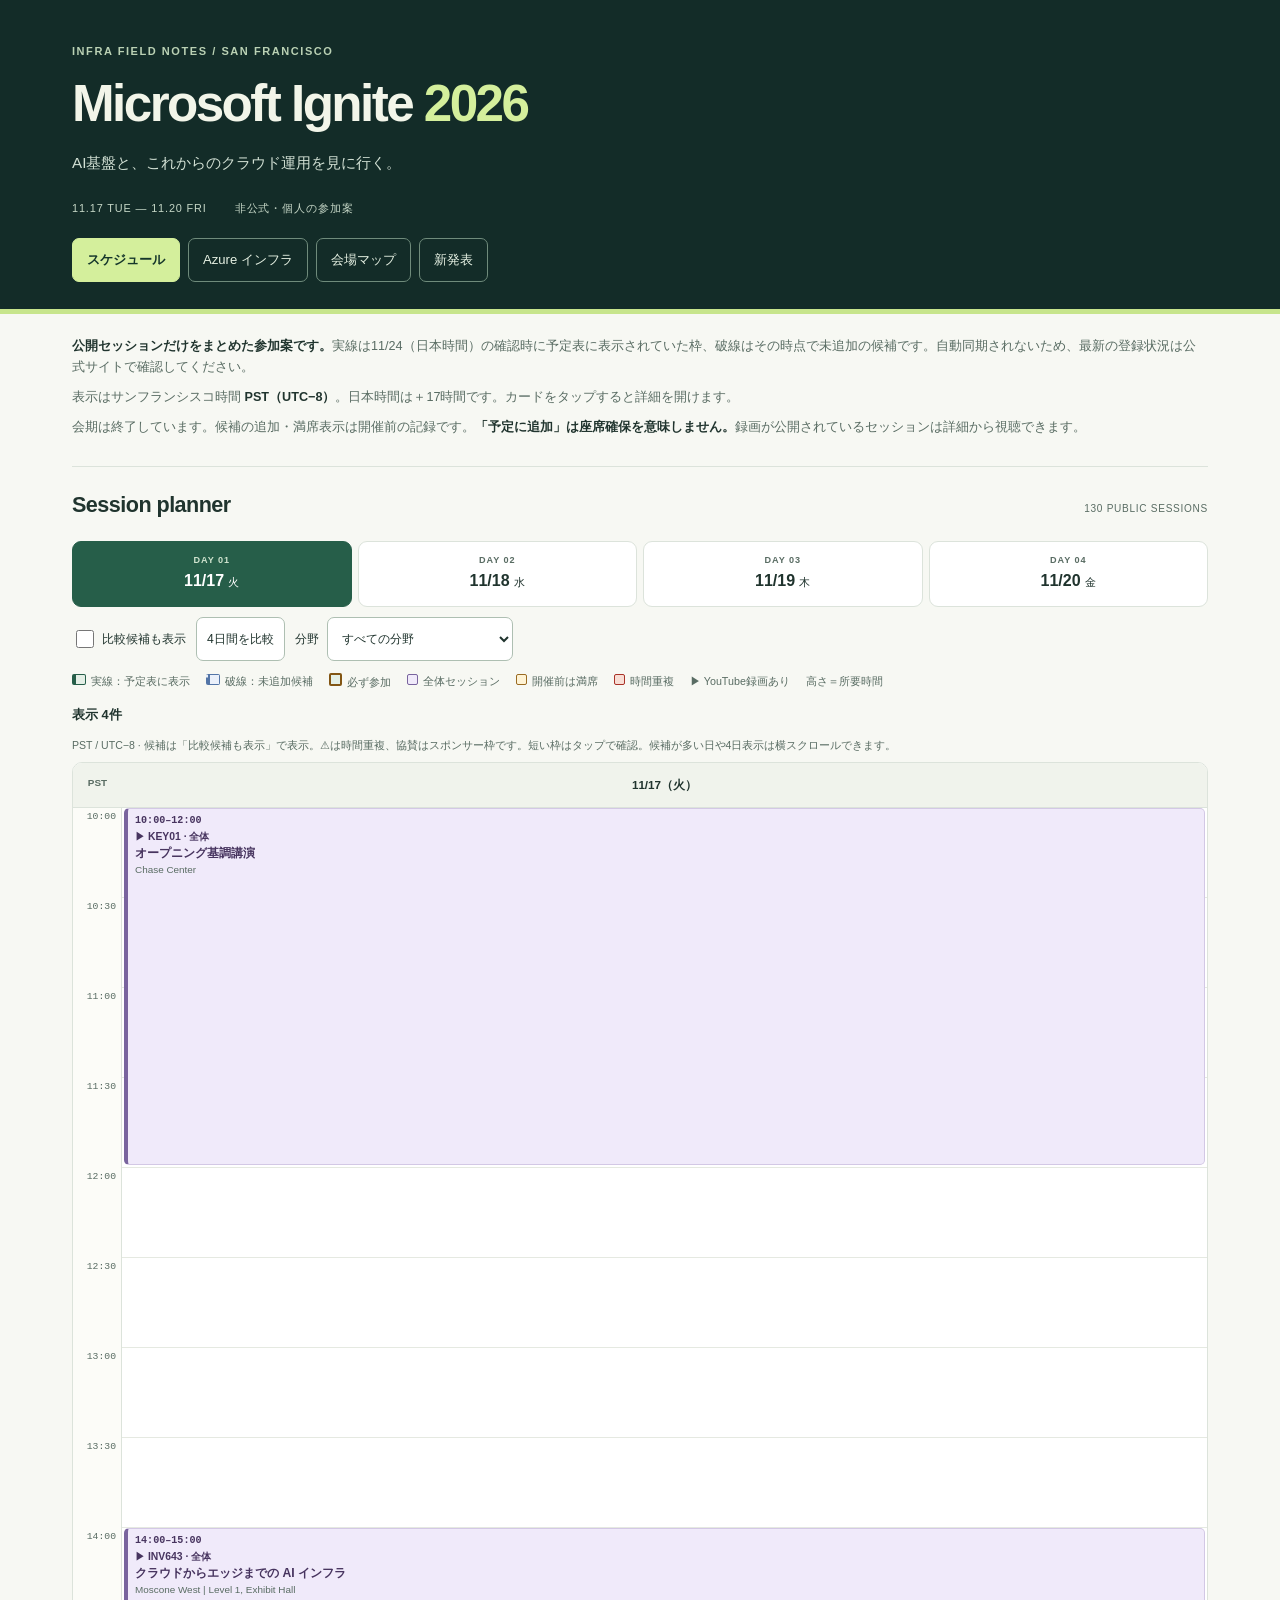
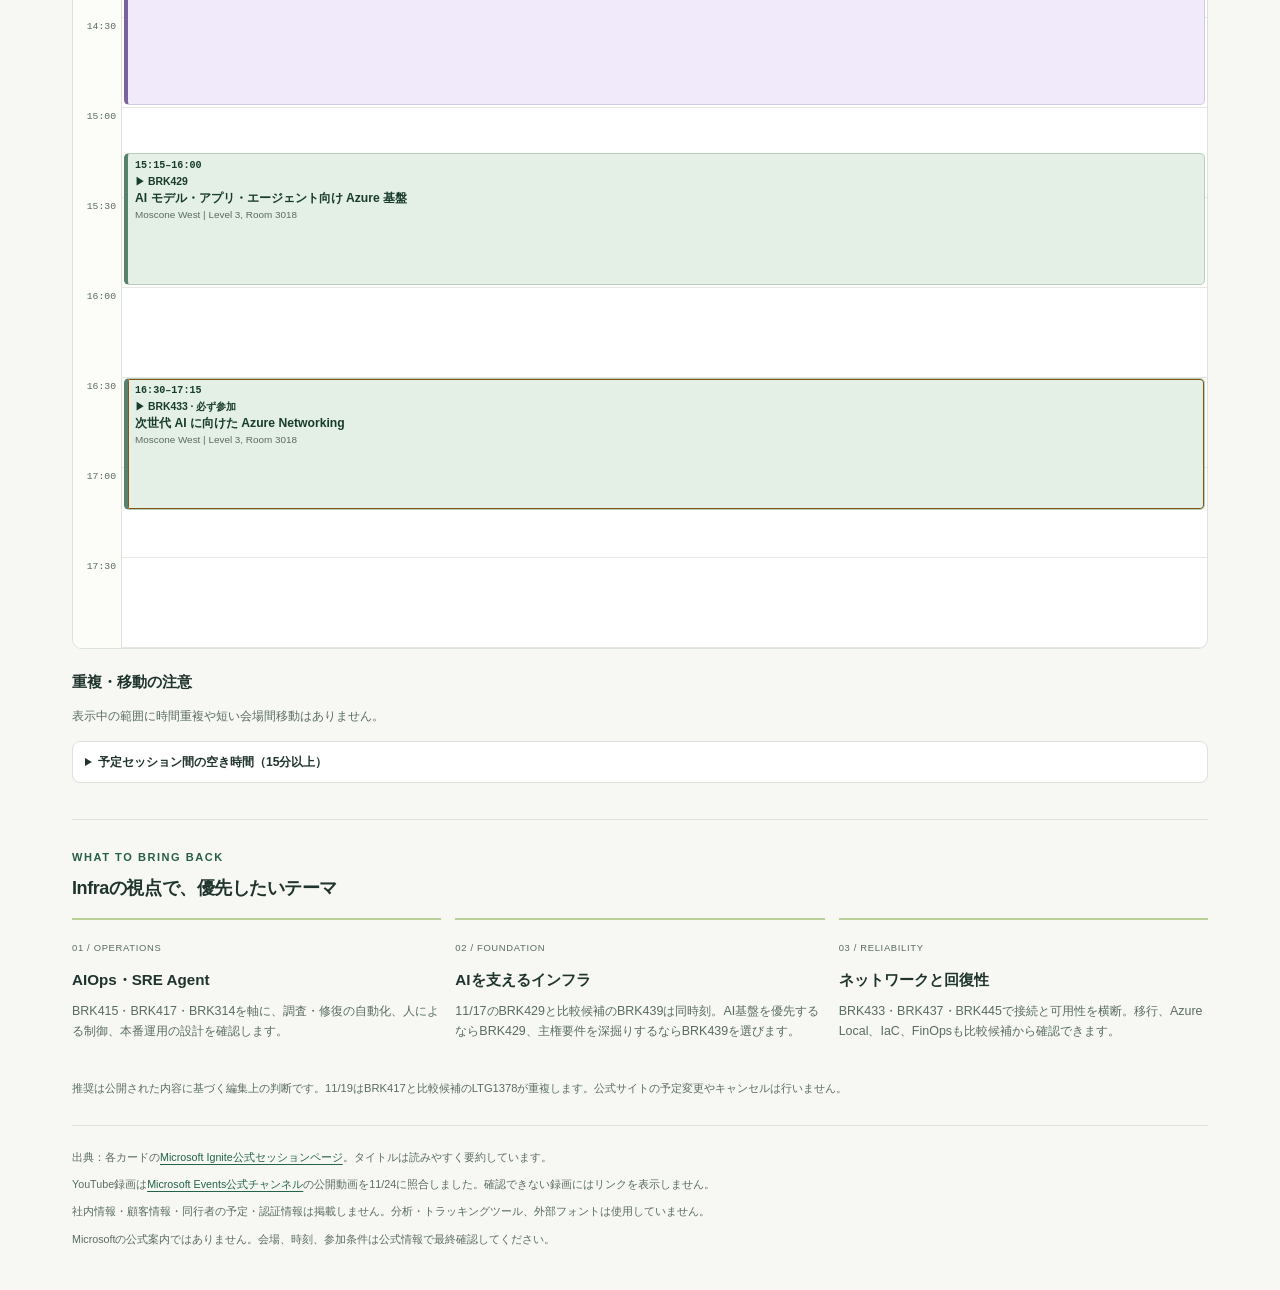
<file: docs/index.html>
<!doctype html>
<html lang="ja">
<head>
  <meta charset="utf-8">
  <meta name="viewport" content="width=device-width, initial-scale=1">
  <meta name="description" content="Microsoft Ignite 2026 の公開セッションを、Infra・AIOps・SREの観点で整理した非公式の参加案。現地時間のカレンダーで重複を比較できます。">
  <meta name="referrer" content="no-referrer">
  <meta name="theme-color" content="#132c28">
  <title>Ignite 2026 | Infra field notes</title>
  <link rel="stylesheet" href="./style.css">
  <script type="module" src="./app.js"></script>
</head>
<body>
  <header class="masthead">
    <div class="page">
      <p class="eyebrow">INFRA FIELD NOTES / SAN FRANCISCO</p>
      <h1>Microsoft Ignite <span>2026</span></h1>
      <p class="intro">AI基盤と、これからのクラウド運用を見に行く。</p>
      <div class="header-meta"><span>11.17 TUE — 11.20 FRI</span><span>非公式・個人の参加案</span></div>
      <nav class="site-nav" aria-label="ページ"><a href="./" aria-current="page">スケジュール</a><a href="./infra.html">Azure インフラ</a><a href="./map.html">会場マップ</a><a href="./updates.html">新発表</a></nav>
    </div>
  </header>
  <main class="page">
    <section class="overview" aria-label="公開情報について">
      <p><strong>公開セッションだけをまとめた参加案です。</strong>実線は11/24（日本時間）の確認時に予定表に表示されていた枠、破線はその時点で未追加の候補です。自動同期されないため、最新の登録状況は公式サイトで確認してください。</p>
      <p>表示はサンフランシスコ時間 <strong>PST（UTC−8）</strong>。日本時間は＋17時間です。カードをタップすると詳細を開けます。</p>
      <p>会期は終了しています。候補の追加・満席表示は開催前の記録です。<strong>「予定に追加」は座席確保を意味しません。</strong>録画が公開されているセッションは詳細から視聴できます。</p>
    </section>
    <section class="planner" aria-labelledby="planner-title">
      <div class="section-heading"><h2 id="planner-title">Session planner</h2><span id="session-count" class="edition">PUBLIC SESSIONS</span></div>
      <div class="controls">
        <nav class="days" aria-label="表示する日付">
          <button type="button" data-day="17" aria-pressed="true"><small>DAY 01</small>11/17 <span>火</span></button>
          <button type="button" data-day="18" aria-pressed="false"><small>DAY 02</small>11/18 <span>水</span></button>
          <button type="button" data-day="19" aria-pressed="false"><small>DAY 03</small>11/19 <span>木</span></button>
          <button type="button" data-day="20" aria-pressed="false"><small>DAY 04</small>11/20 <span>金</span></button>
        </nav>
        <div class="filter-row">
          <label class="check"><input id="alternatives" type="checkbox"> 比較候補も表示</label>
          <button id="week" type="button" aria-pressed="false">4日間を比較</button>
          <label class="track-label">分野<select id="track"><option value="">すべての分野</option></select></label>
        </div>
      </div>
      <div class="legend"><span class="key priority">実線：予定表に表示</span><span class="key alternative">破線：未追加候補</span><span class="key must">必ず参加</span><span class="key general">全体セッション</span><span class="key standby">開催前は満席</span><span class="key conflict">時間重複</span><span>▶ YouTube録画あり</span><span>高さ＝所要時間</span></div>
      <div id="summary" class="summary" role="status" aria-live="polite"></div>
      <p class="calendar-help">PST / UTC−8 · 候補は「比較候補も表示」で表示。⚠は時間重複、協賛はスポンサー枠です。短い枠はタップで確認。候補が多い日や4日表示は横スクロールできます。</p>
      <div class="calendar-scroll" tabindex="0" role="region" aria-label="時間軸カレンダー">
        <div id="calendar" class="calendar"></div>
      </div>
      <section class="schedule-notes" aria-labelledby="schedule-notes-title">
        <h3 id="schedule-notes-title">重複・移動の注意</h3>
        <div id="warnings" class="warnings"></div>
      </section>
      <details class="gap-notes">
        <summary>予定セッション間の空き時間（15分以上）</summary>
        <p>予定セッション同士の間隔です。移動・食事・共通プログラム・その他の予定は含まず、参加できる時間を保証しません。最初の前と最後の後は表示しません。時刻はPSTです。</p>
        <ul id="session-gaps"></ul>
      </details>
      <noscript><p class="error">カレンダーにはJavaScriptが必要です。<a href="https://ignite.microsoft.com/en-US/sessions">公式カタログ</a>をご利用ください。</p></noscript>
      <p id="load-error" class="error" hidden></p>
    </section>
    <section class="reading" aria-labelledby="focus-title">
      <p class="eyebrow">WHAT TO BRING BACK</p>
      <h2 id="focus-title">Infraの視点で、優先したいテーマ</h2>
      <div class="reading-grid">
        <article><span>01 / OPERATIONS</span><h3>AIOps・SRE Agent</h3><p>BRK415・BRK417・BRK314を軸に、調査・修復の自動化、人による制御、本番運用の設計を確認します。</p></article>
        <article><span>02 / FOUNDATION</span><h3>AIを支えるインフラ</h3><p>11/17のBRK429と比較候補のBRK439は同時刻。AI基盤を優先するならBRK429、主権要件を深掘りするならBRK439を選びます。</p></article>
        <article><span>03 / RELIABILITY</span><h3>ネットワークと回復性</h3><p>BRK433・BRK437・BRK445で接続と可用性を横断。移行、Azure Local、IaC、FinOpsも比較候補から確認できます。</p></article>
      </div>
      <p class="fineprint">推奨は公開された内容に基づく編集上の判断です。11/19はBRK417と比較候補のLTG1378が重複します。公式サイトの予定変更やキャンセルは行いません。</p>
    </section>
    <footer>
      <p>出典：各カードの<a href="https://ignite.microsoft.com/en-US/sessions">Microsoft Ignite公式セッションページ</a>。タイトルは読みやすく要約しています。</p>
      <p>YouTube録画は<a href="https://www.youtube.com/@events_msft/videos">Microsoft Events公式チャンネル</a>の公開動画を11/24に照合しました。確認できない録画にはリンクを表示しません。</p>
      <p>社内情報・顧客情報・同行者の予定・認証情報は掲載しません。分析・トラッキングツール、外部フォントは使用していません。</p>
      <p>Microsoftの公式案内ではありません。会場、時刻、参加条件は公式情報で最終確認してください。</p>
    </footer>
  </main>
  <dialog id="detail" aria-labelledby="detail-title">
    <button id="close-detail" class="close" type="button">閉じる ×</button>
    <p id="detail-code" class="eyebrow"></p>
    <h2 id="detail-title"></h2>
    <p id="detail-time"></p><p id="detail-jst" class="muted"></p>
    <p id="detail-place"></p><p id="detail-track" class="muted"></p>
    <p id="detail-conflicts" class="detail-warning"></p>
    <p id="detail-availability" class="detail-availability"></p>
    <p id="detail-reason"></p>
    <a id="detail-link" class="official" target="_blank" rel="noopener noreferrer">公式セッションページ ↗</a>
    <a id="detail-youtube" class="recording" target="_blank" rel="noopener noreferrer" hidden>YouTubeで録画を見る ↗</a>
    <p class="fineprint">予定表の表示状態は2026/11/24時点の記録で、自動同期されません。</p>
  </dialog>
</body>
</html>
</file>
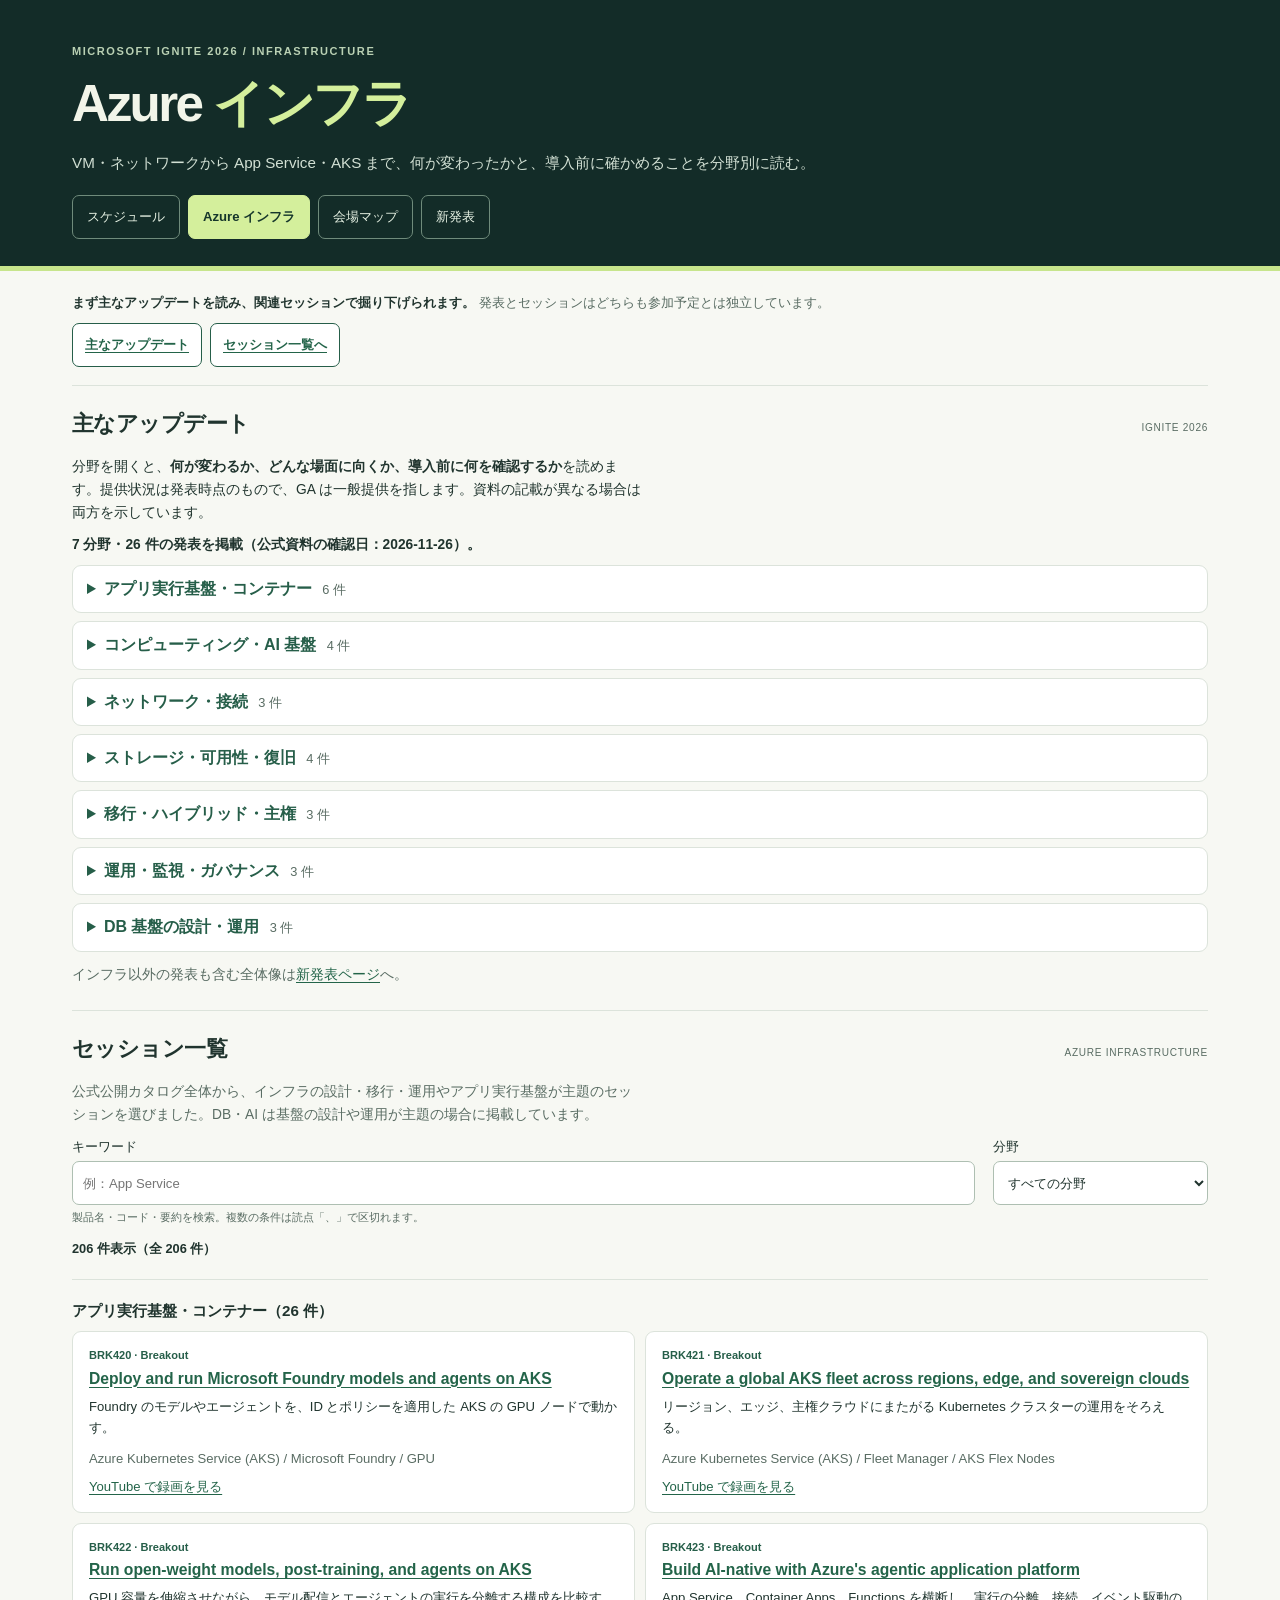
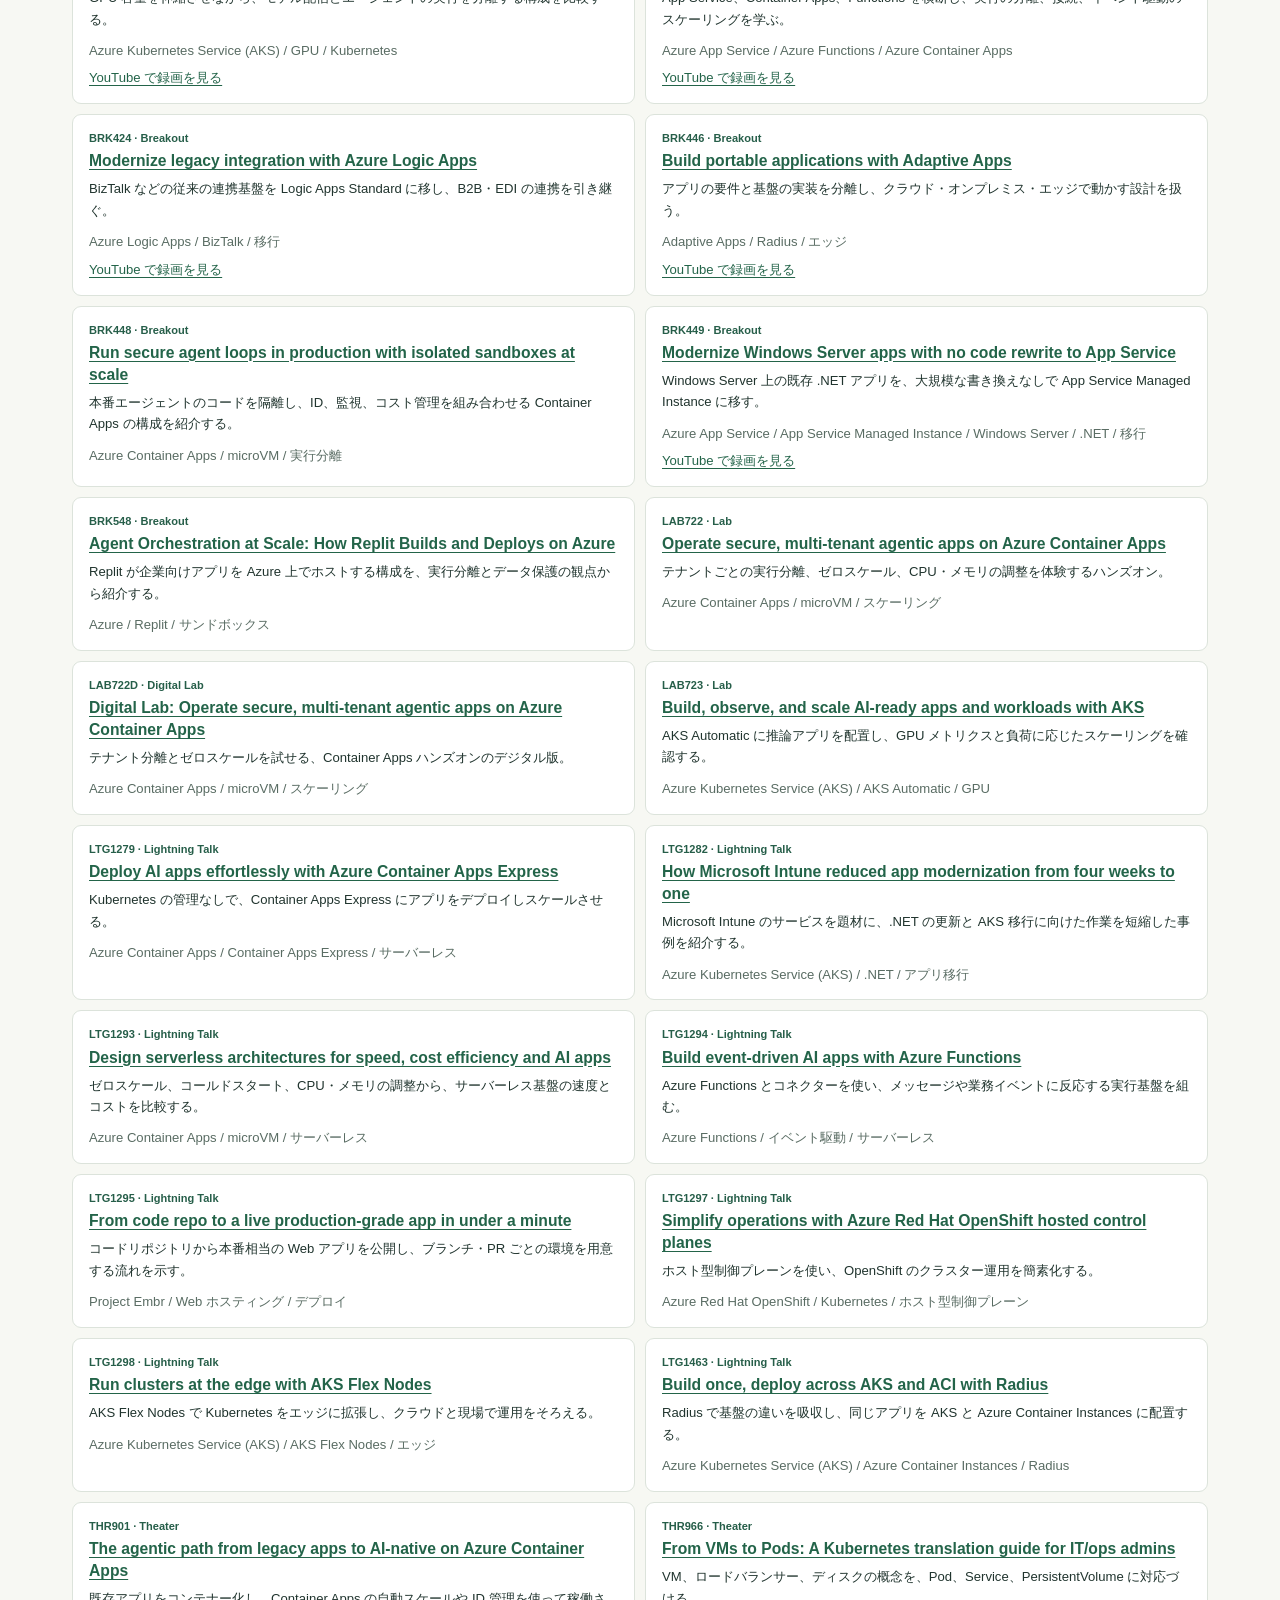
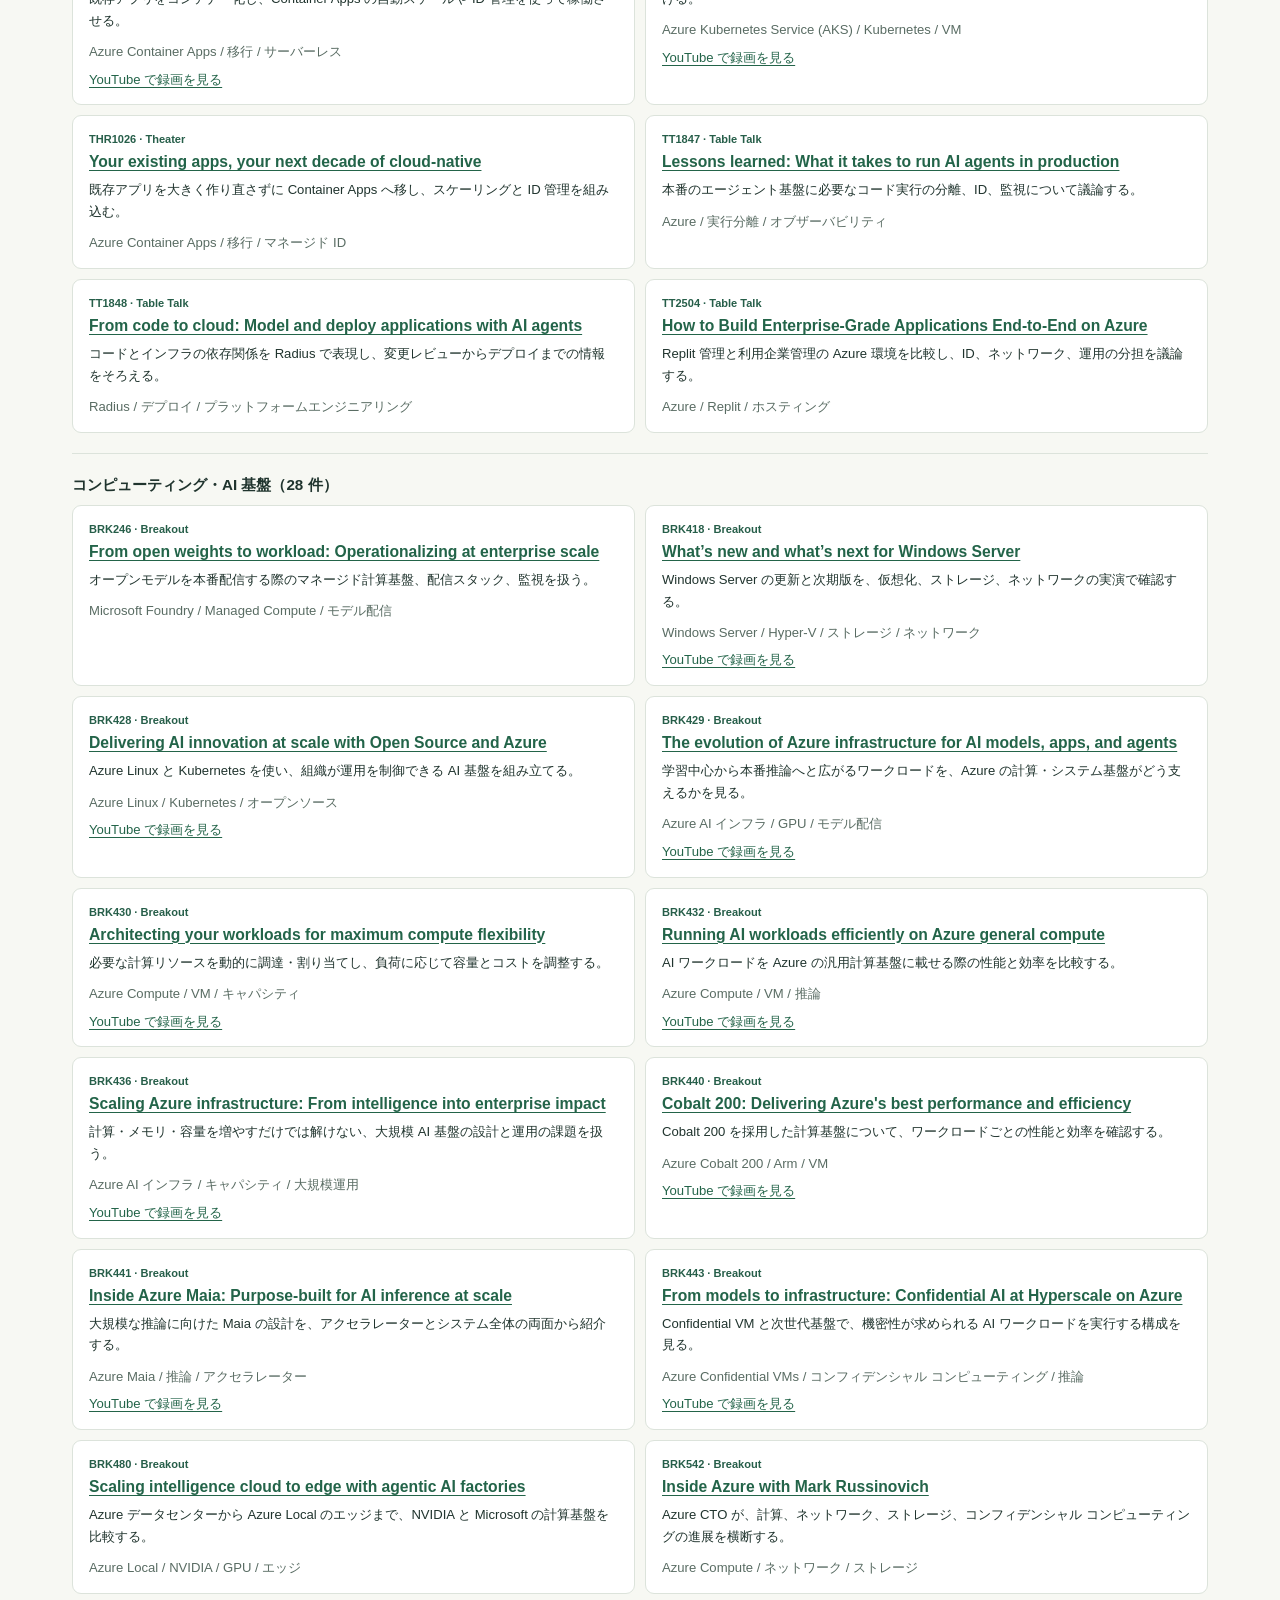
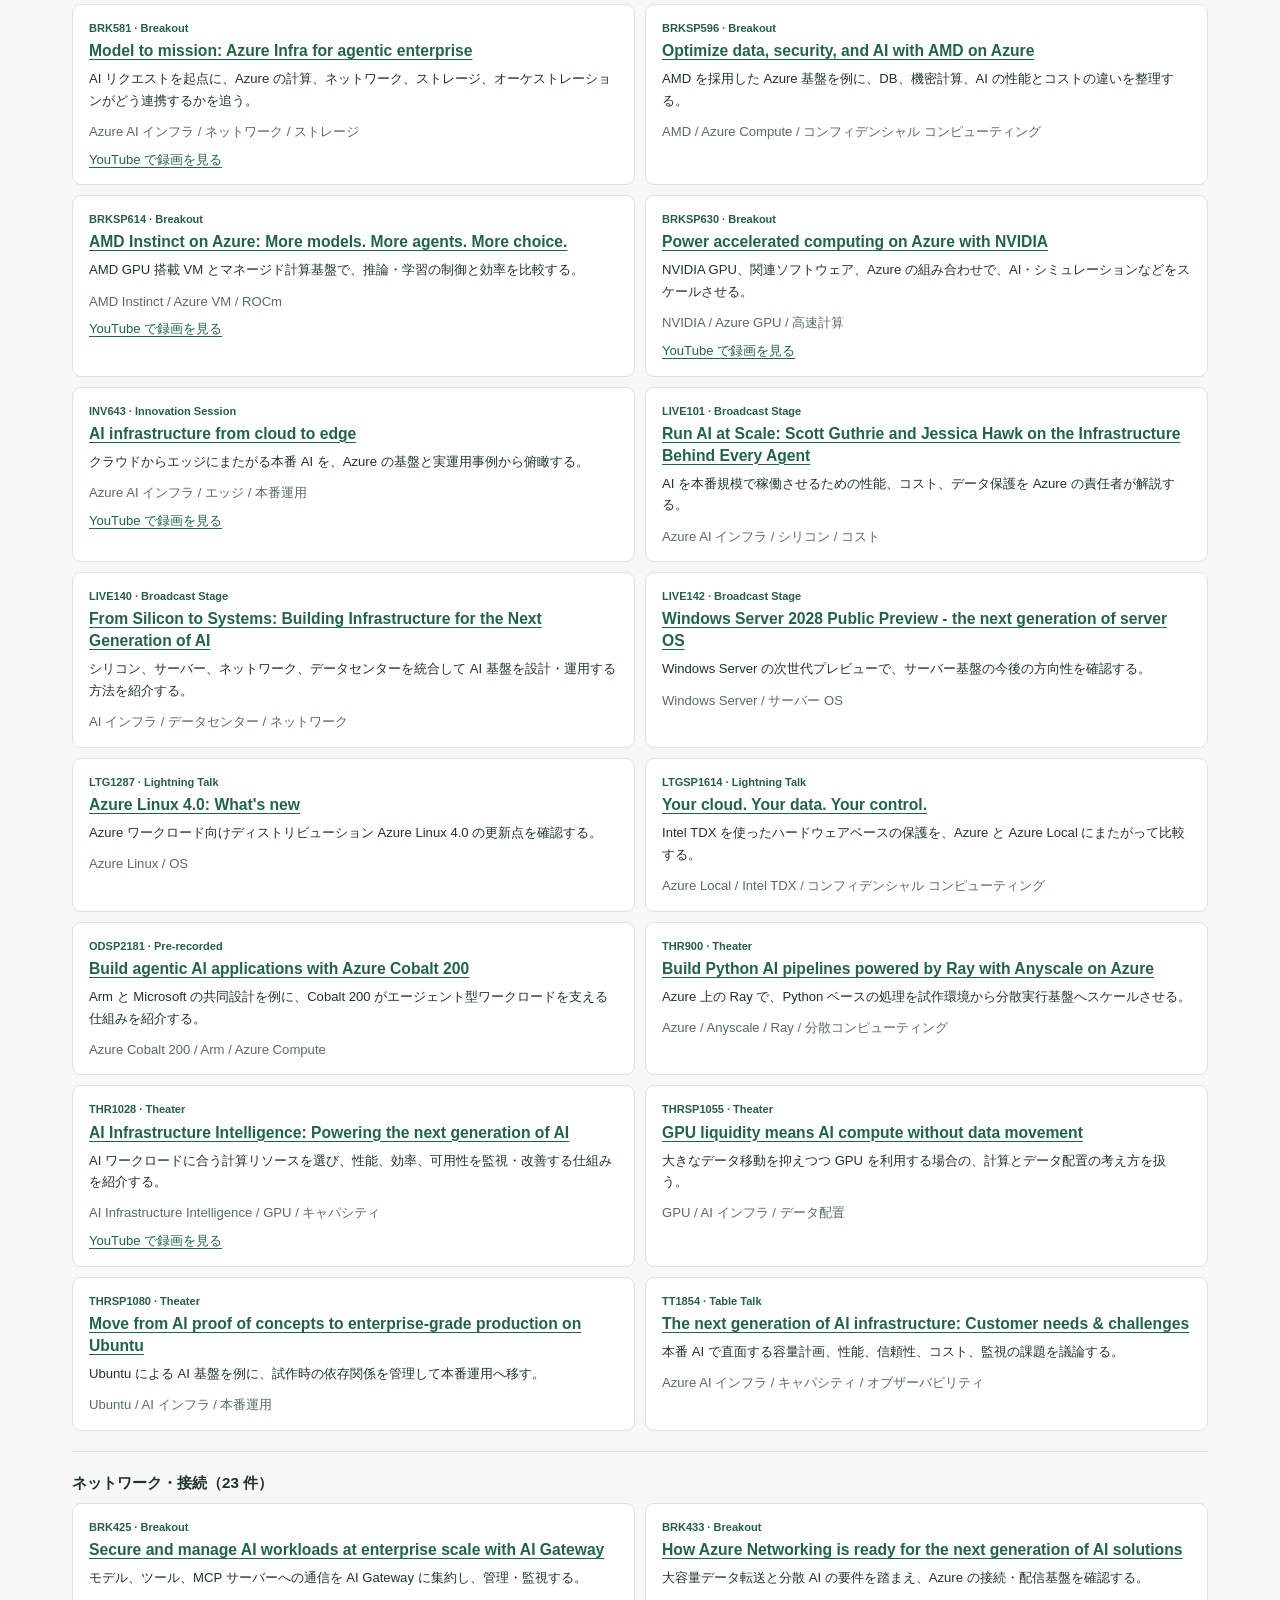
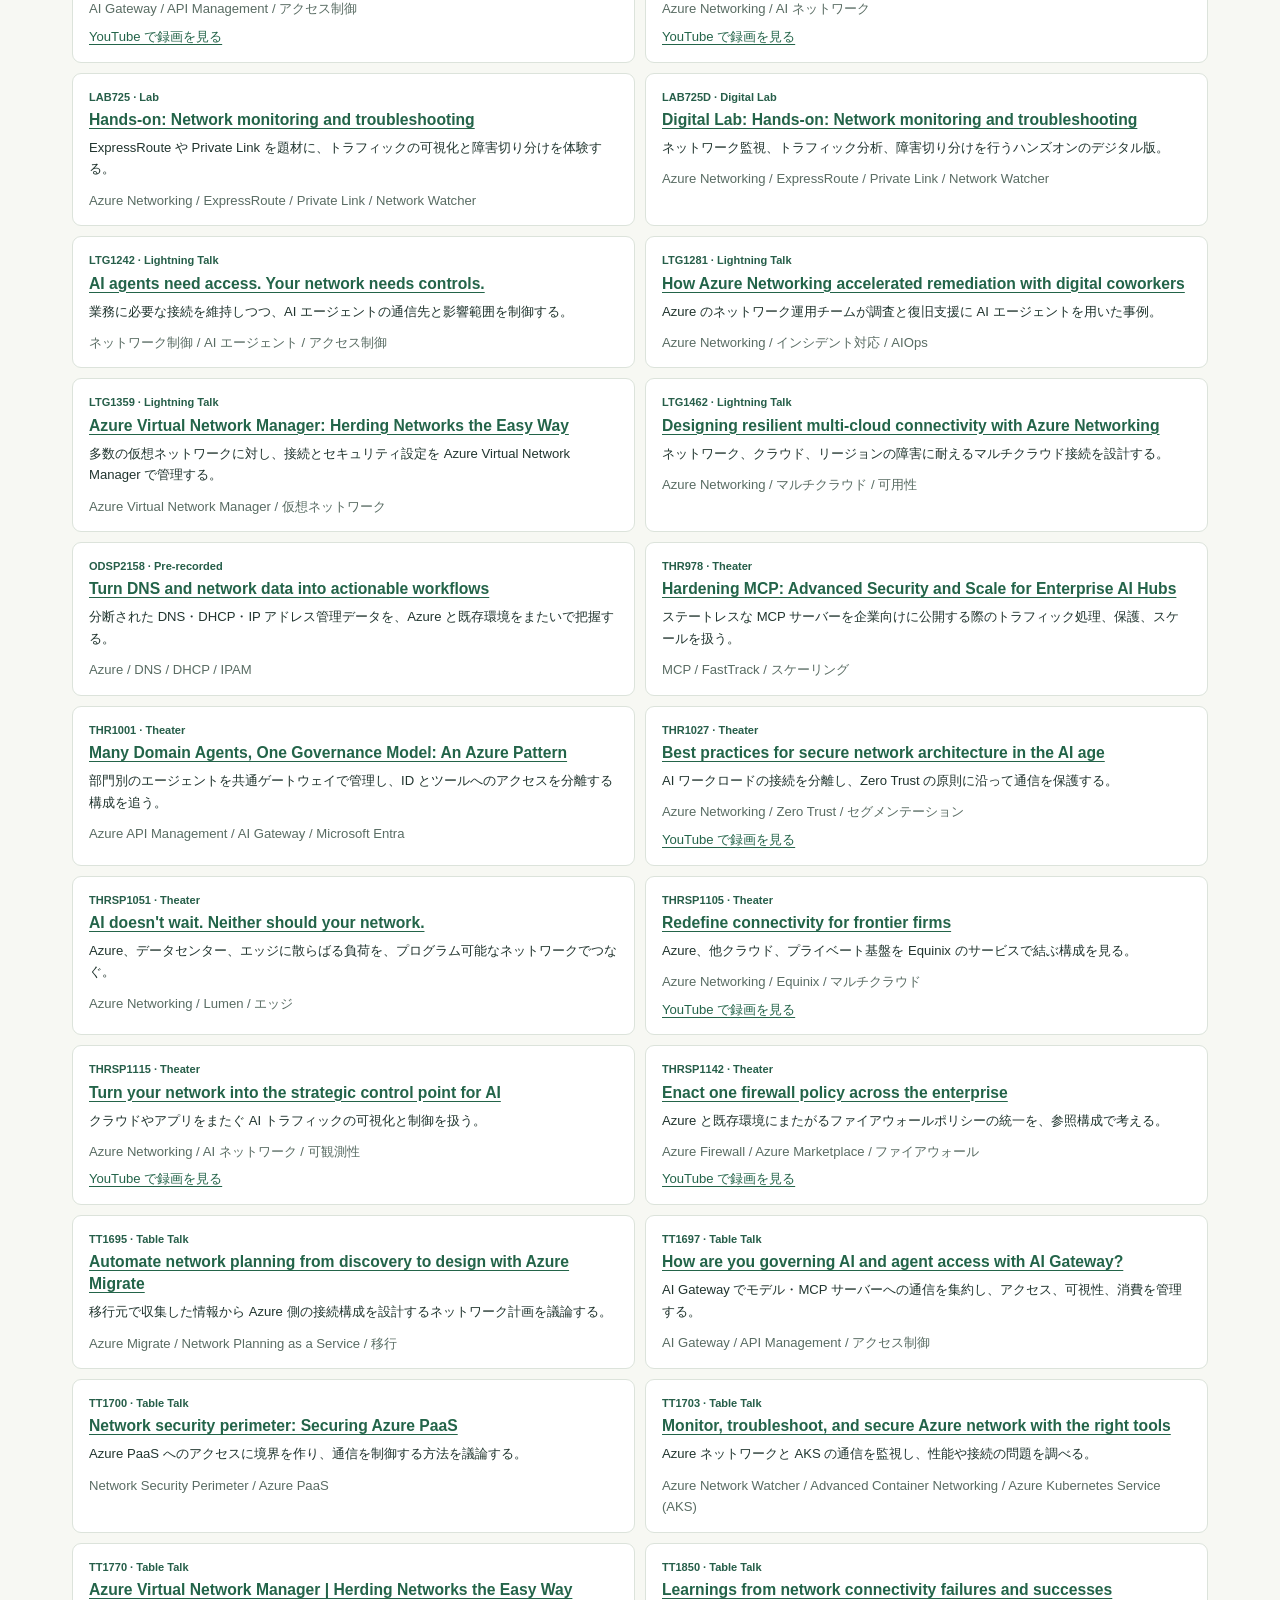
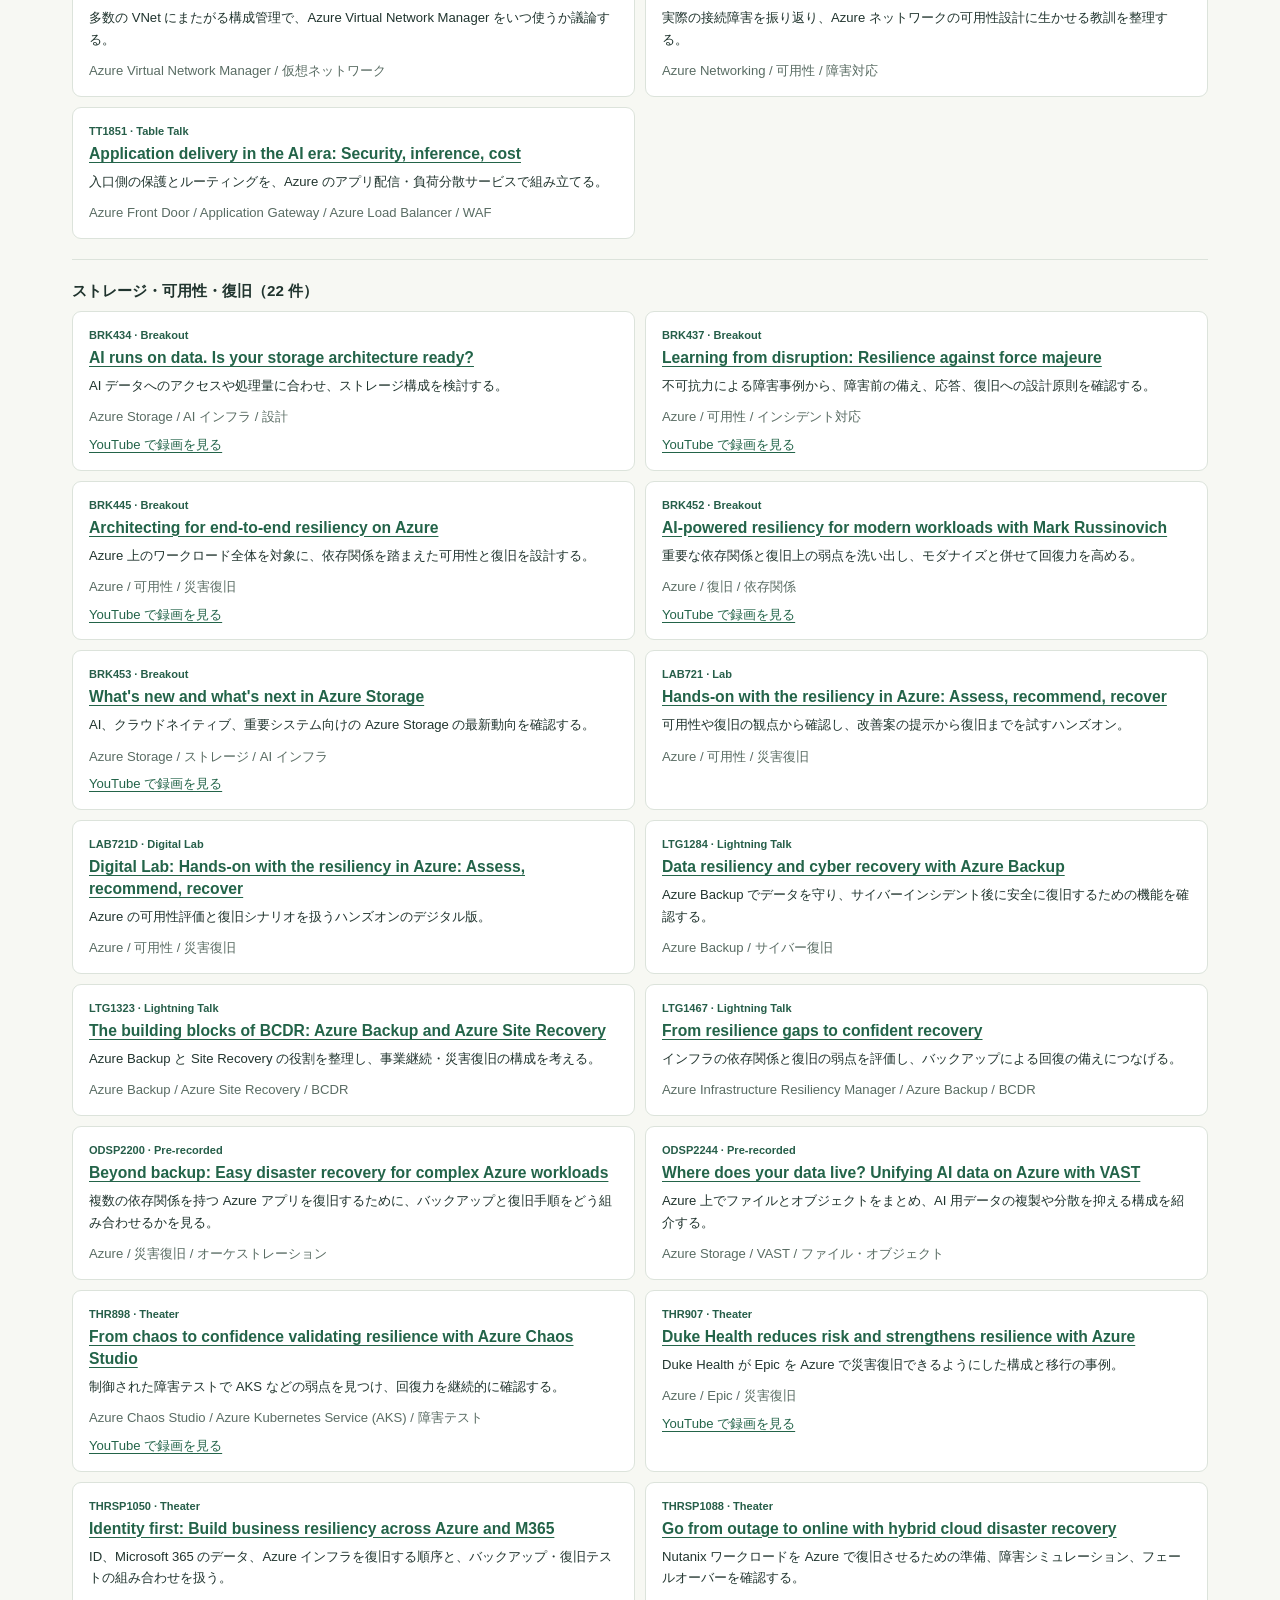
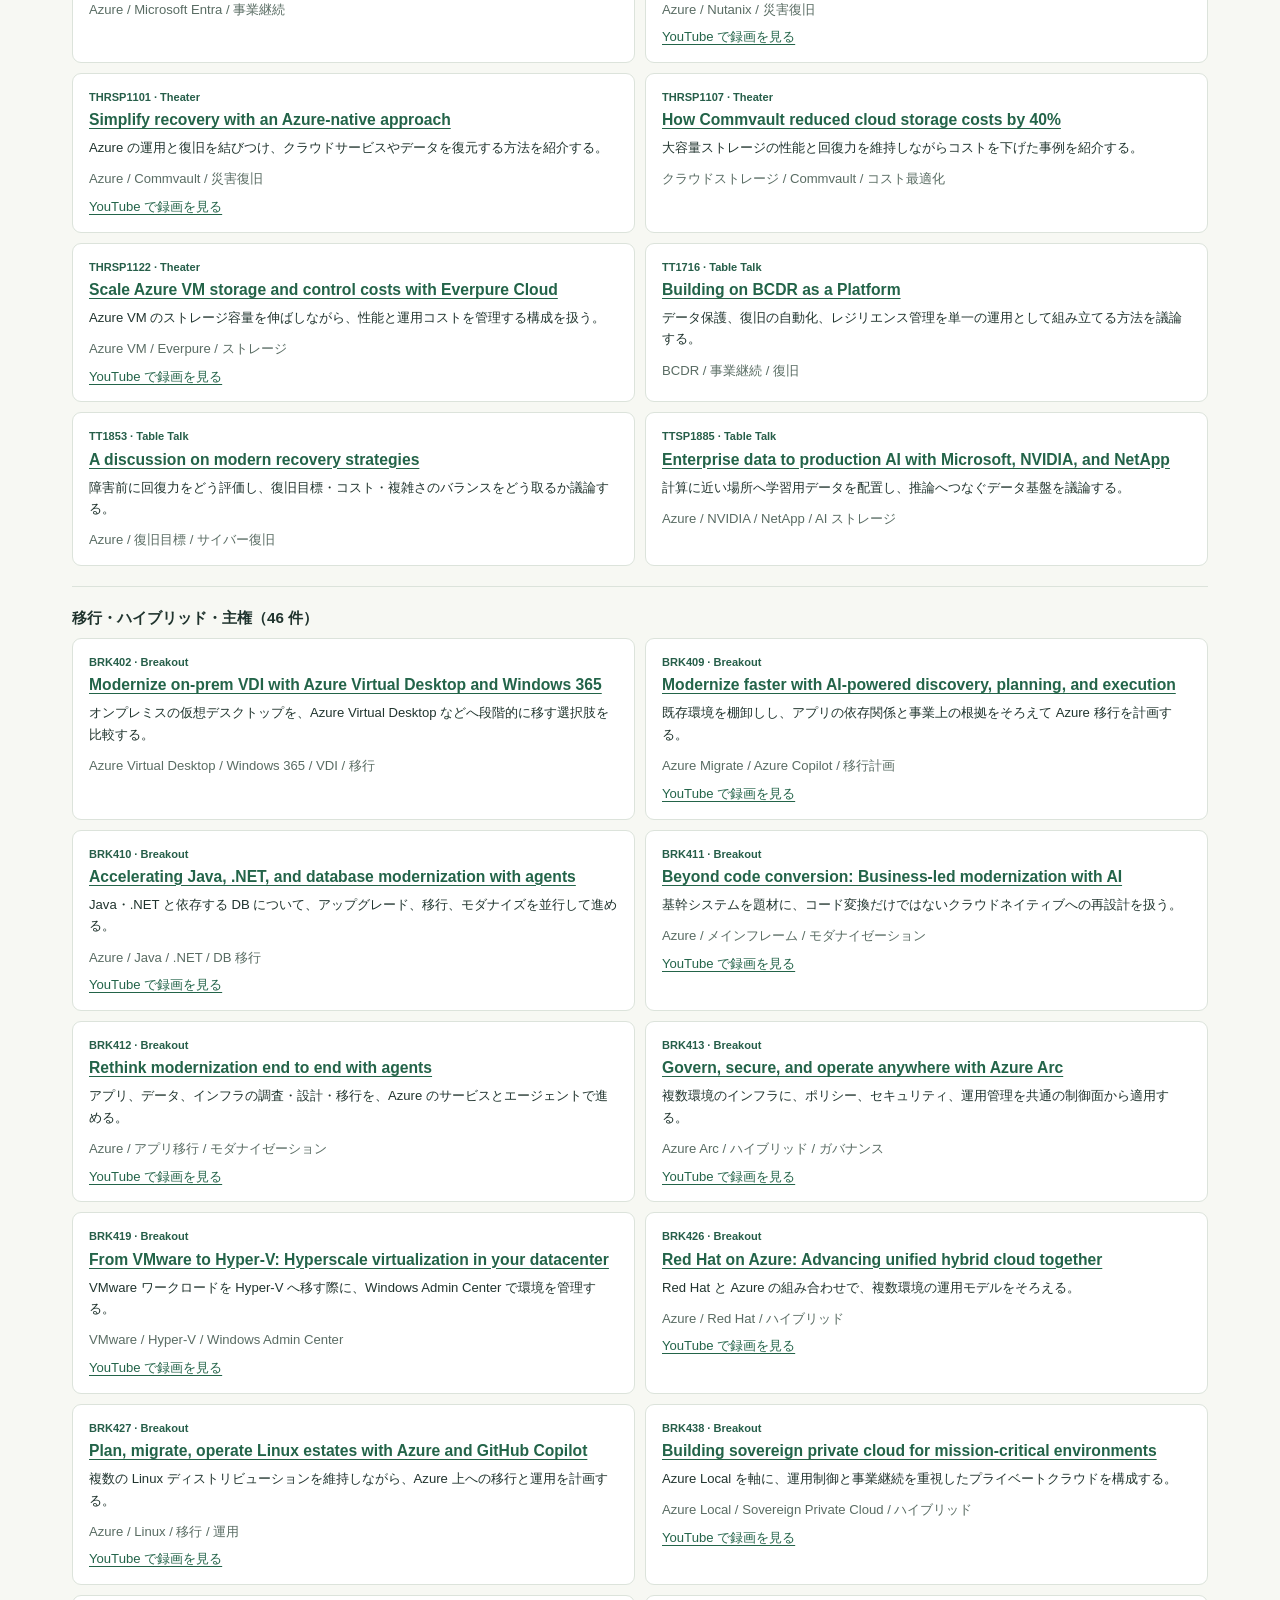
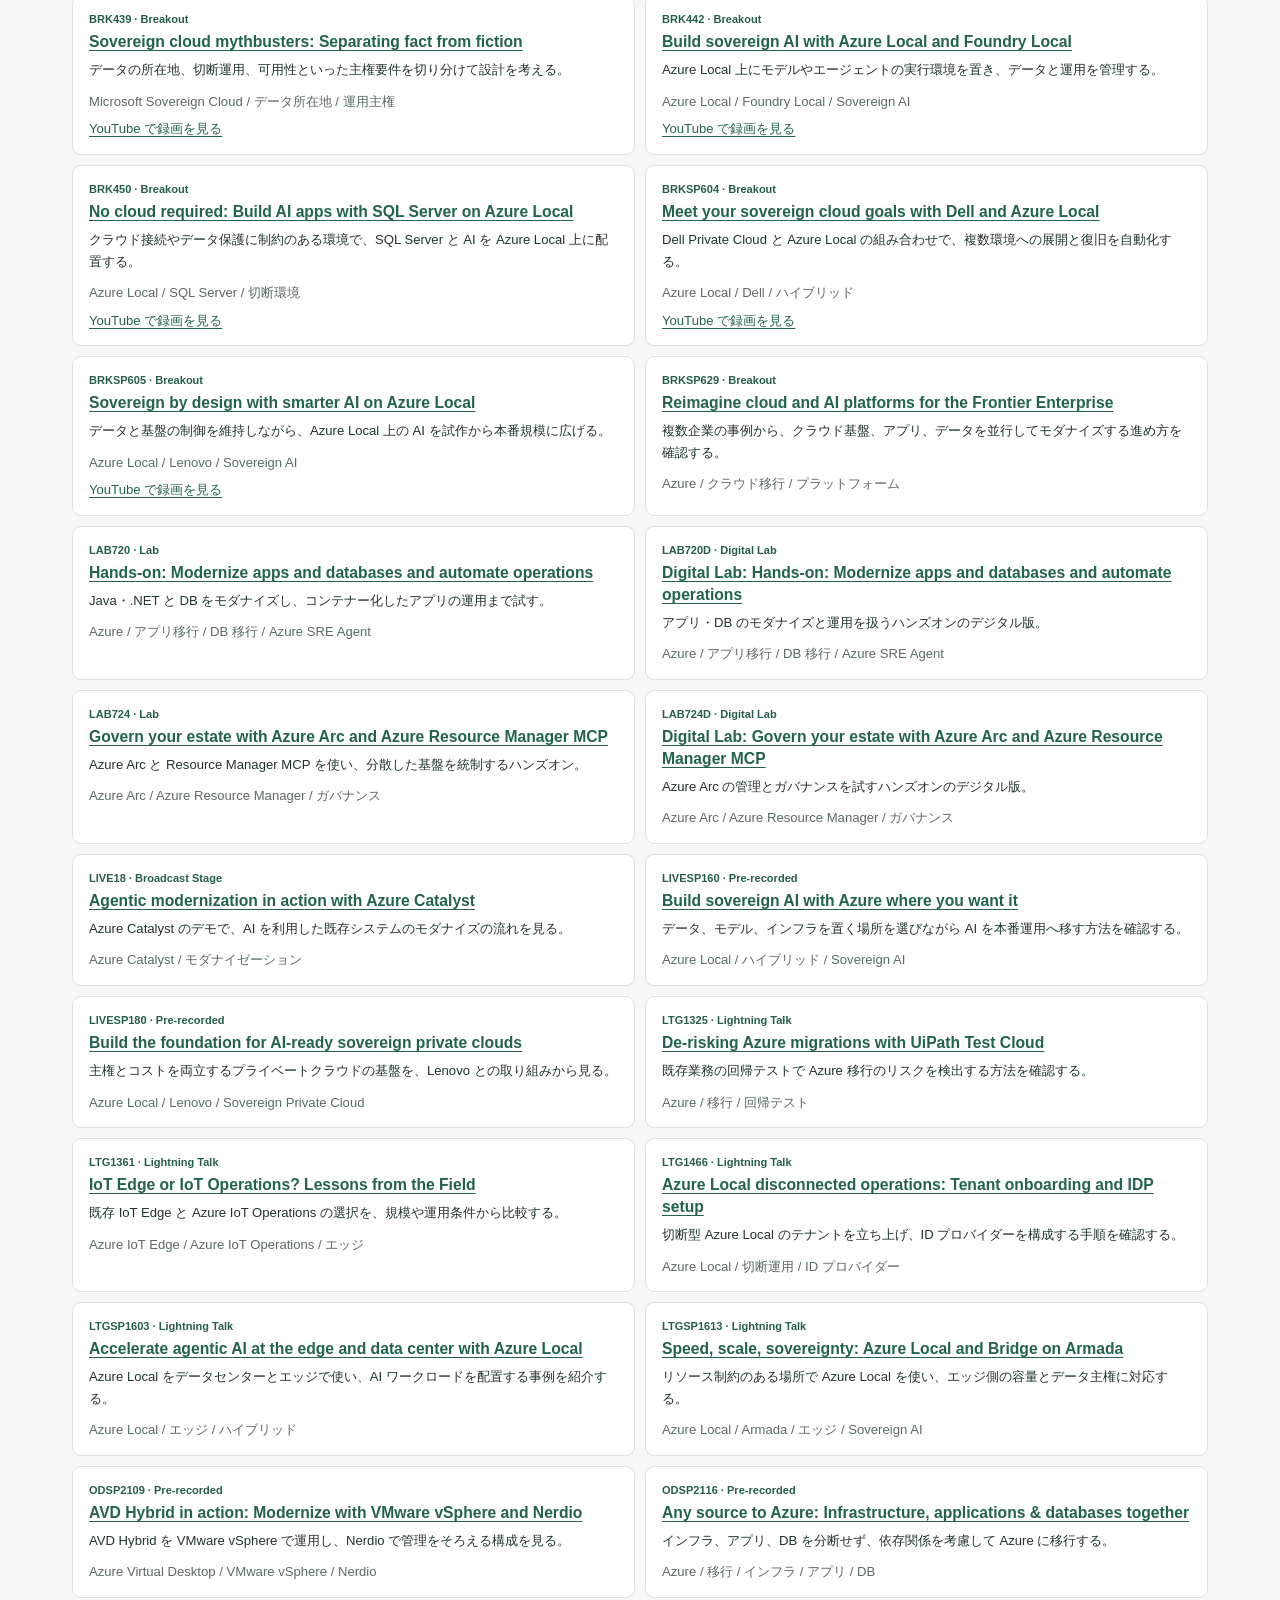
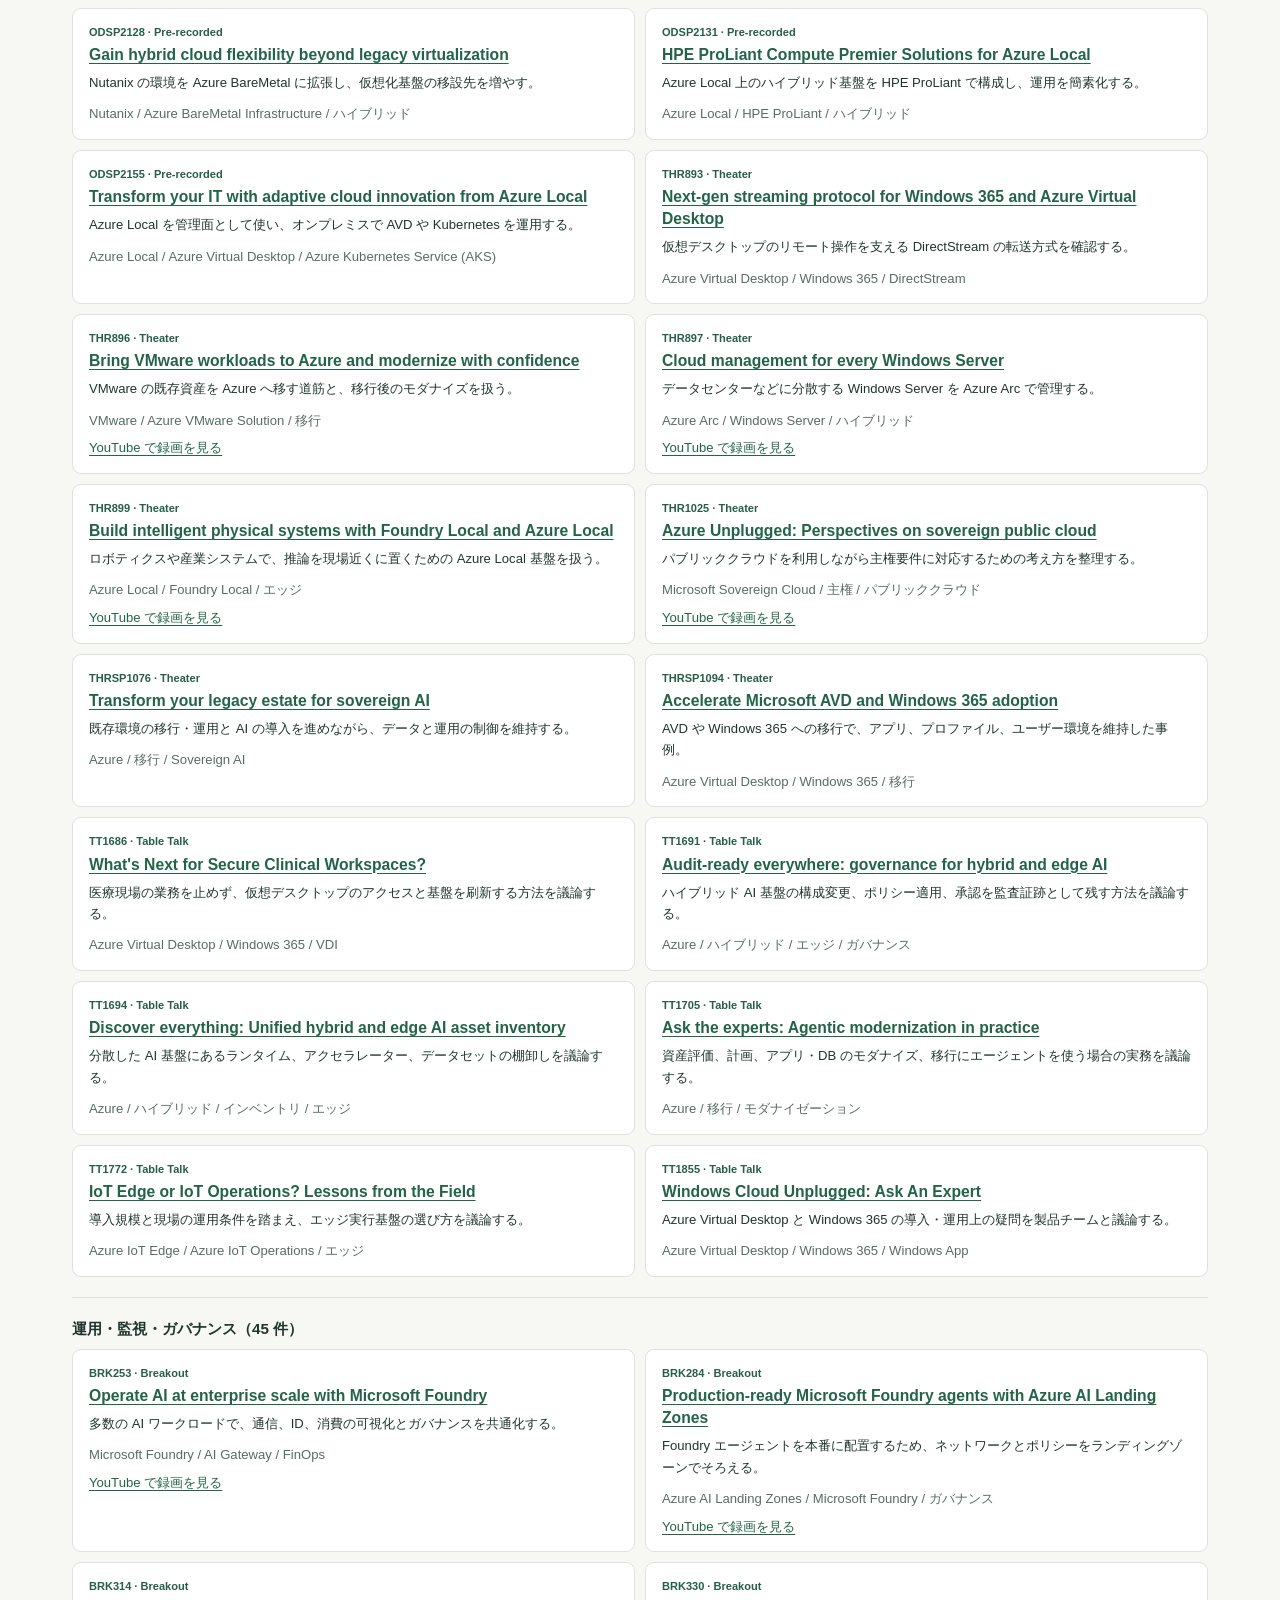
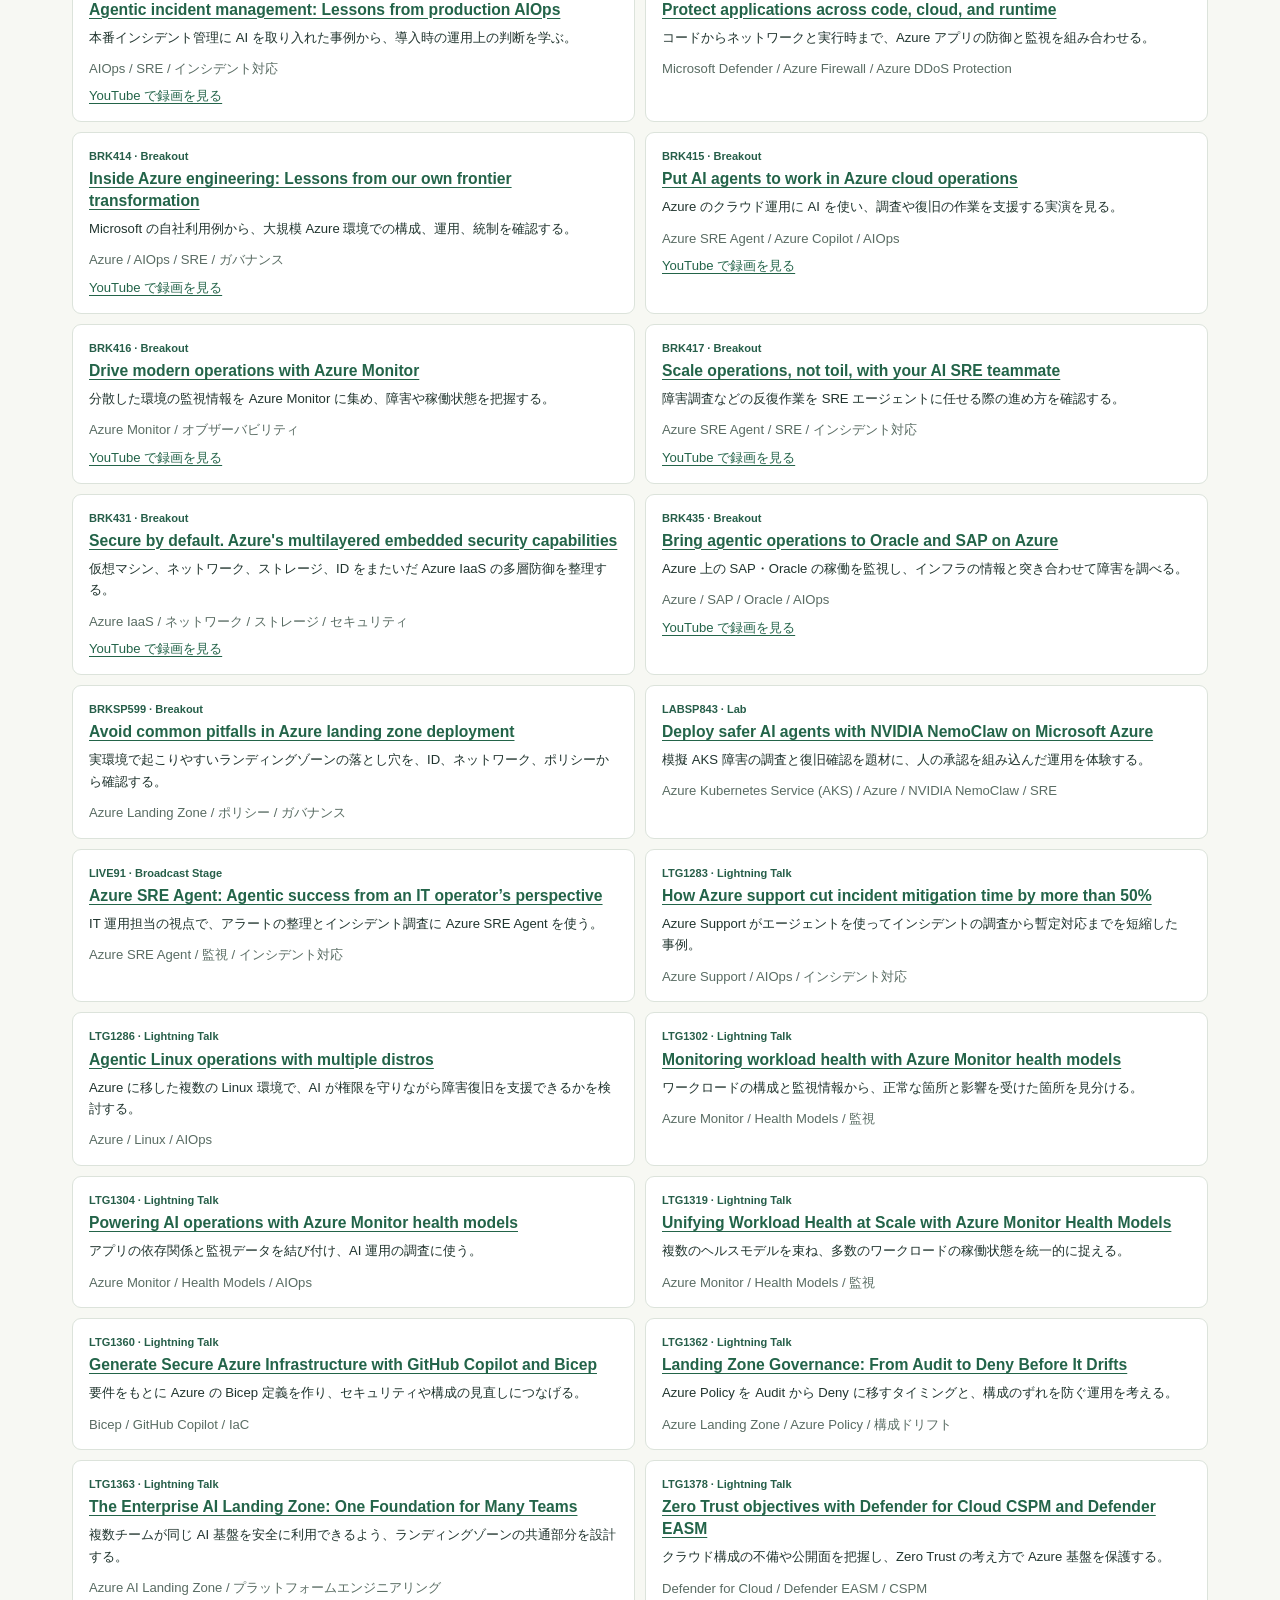
<file: docs/infra.html>
<!doctype html>
<html lang="ja">
<head>
  <meta charset="utf-8">
  <meta name="viewport" content="width=device-width, initial-scale=1">
  <meta name="referrer" content="no-referrer">
  <meta name="theme-color" content="#132c28">
  <meta name="description" content="Microsoft Ignite 2026 の Azure インフラ発表を、変更点・活用例・導入前の確認事項と関連セッションで分野別に整理した非公式のガイド。">
  <title>Azure インフラの新発表とセッション | Ignite 2026</title>
  <link rel="stylesheet" href="./style.css">
  <script type="module" src="./infra.js"></script>
</head>
<body>
  <header class="masthead">
    <div class="page">
      <p class="eyebrow">MICROSOFT IGNITE 2026 / INFRASTRUCTURE</p>
      <h1>Azure <span>インフラ</span></h1>
      <p class="intro">VM・ネットワークから App Service・AKS まで、何が変わったかと、導入前に確かめることを分野別に読む。</p>
      <nav class="site-nav" aria-label="ページ"><a href="./">スケジュール</a><a href="./infra.html" aria-current="page">Azure インフラ</a><a href="./map.html">会場マップ</a><a href="./updates.html">新発表</a></nav>
    </div>
  </header>
  <main class="page">
    <section class="overview" aria-label="掲載範囲">
      <p><strong>まず主なアップデートを読み、関連セッションで掘り下げられます。</strong> 発表とセッションはどちらも参加予定とは独立しています。</p>
      <nav class="infra-jump-links" aria-label="このページ内"><a href="#infra-updates-title">主なアップデート</a><a href="#infra-title">セッション一覧へ</a></nav>
    </section>
    <section class="infra-updates" aria-labelledby="infra-updates-title">
      <div class="section-heading"><h2 id="infra-updates-title">主なアップデート</h2><span class="edition">IGNITE 2026</span></div>
      <p>分野を開くと、<strong>何が変わるか、どんな場面に向くか、導入前に何を確認するか</strong>を読めます。提供状況は発表時点のもので、GA は一般提供を指します。資料の記載が異なる場合は両方を示しています。</p>
      <p id="infra-updates-status" class="summary" role="status"></p>
      <div id="infra-updates-results"></div>
      <noscript><p class="error">解説の表示には JavaScript が必要です。<a href="https://news.microsoft.com/events/ignite/2026/book-of-news/">公式 Book of News</a>をご覧ください。</p></noscript>
      <p class="muted">インフラ以外の発表も含む全体像は<a href="./updates.html">新発表ページ</a>へ。</p>
    </section>
    <section aria-labelledby="infra-title">
      <div class="section-heading"><h2 id="infra-title">セッション一覧</h2><span class="edition">AZURE INFRASTRUCTURE</span></div>
      <p class="infra-catalog-intro muted">公式公開カタログ全体から、インフラの設計・移行・運用やアプリ実行基盤が主題のセッションを選びました。DB・AI は基盤の設計や運用が主題の場合に掲載しています。</p>
      <div id="infra-filters" class="infra-filters" hidden>
        <label for="infra-query">キーワード
          <input id="infra-query" type="search" placeholder="例：App Service" aria-describedby="infra-query-help">
          <small id="infra-query-help" class="muted">製品名・コード・要約を検索。複数の条件は読点「、」で区切れます。</small>
        </label>
        <label for="infra-category">分野
          <select id="infra-category"><option value="">すべての分野</option></select>
        </label>
      </div>
      <p id="infra-status" class="summary" role="status"></p>
      <div id="infra-results"></div>
      <noscript><p class="error">一覧の表示には JavaScript が必要です。本ページ下部の公式カタログをご利用ください。</p></noscript>
    </section>
    <footer>
      <p id="infra-source">出典：<a href="https://ignite.microsoft.com/en-US/sessions">Microsoft Ignite 2026 公式セッションカタログ</a>。日本語の要約と分野分けは本サイト独自のものです。</p>
      <p>同一セッションの複数開催枠や別会場での中継は重複掲載しません。別のセッションコードを持つデジタルラボは掲載対象です。YouTube リンクがなくても、公式詳細ページから録画を視聴できる場合があります。</p>
    </footer>
  </main>
</body>
</html>
</file>
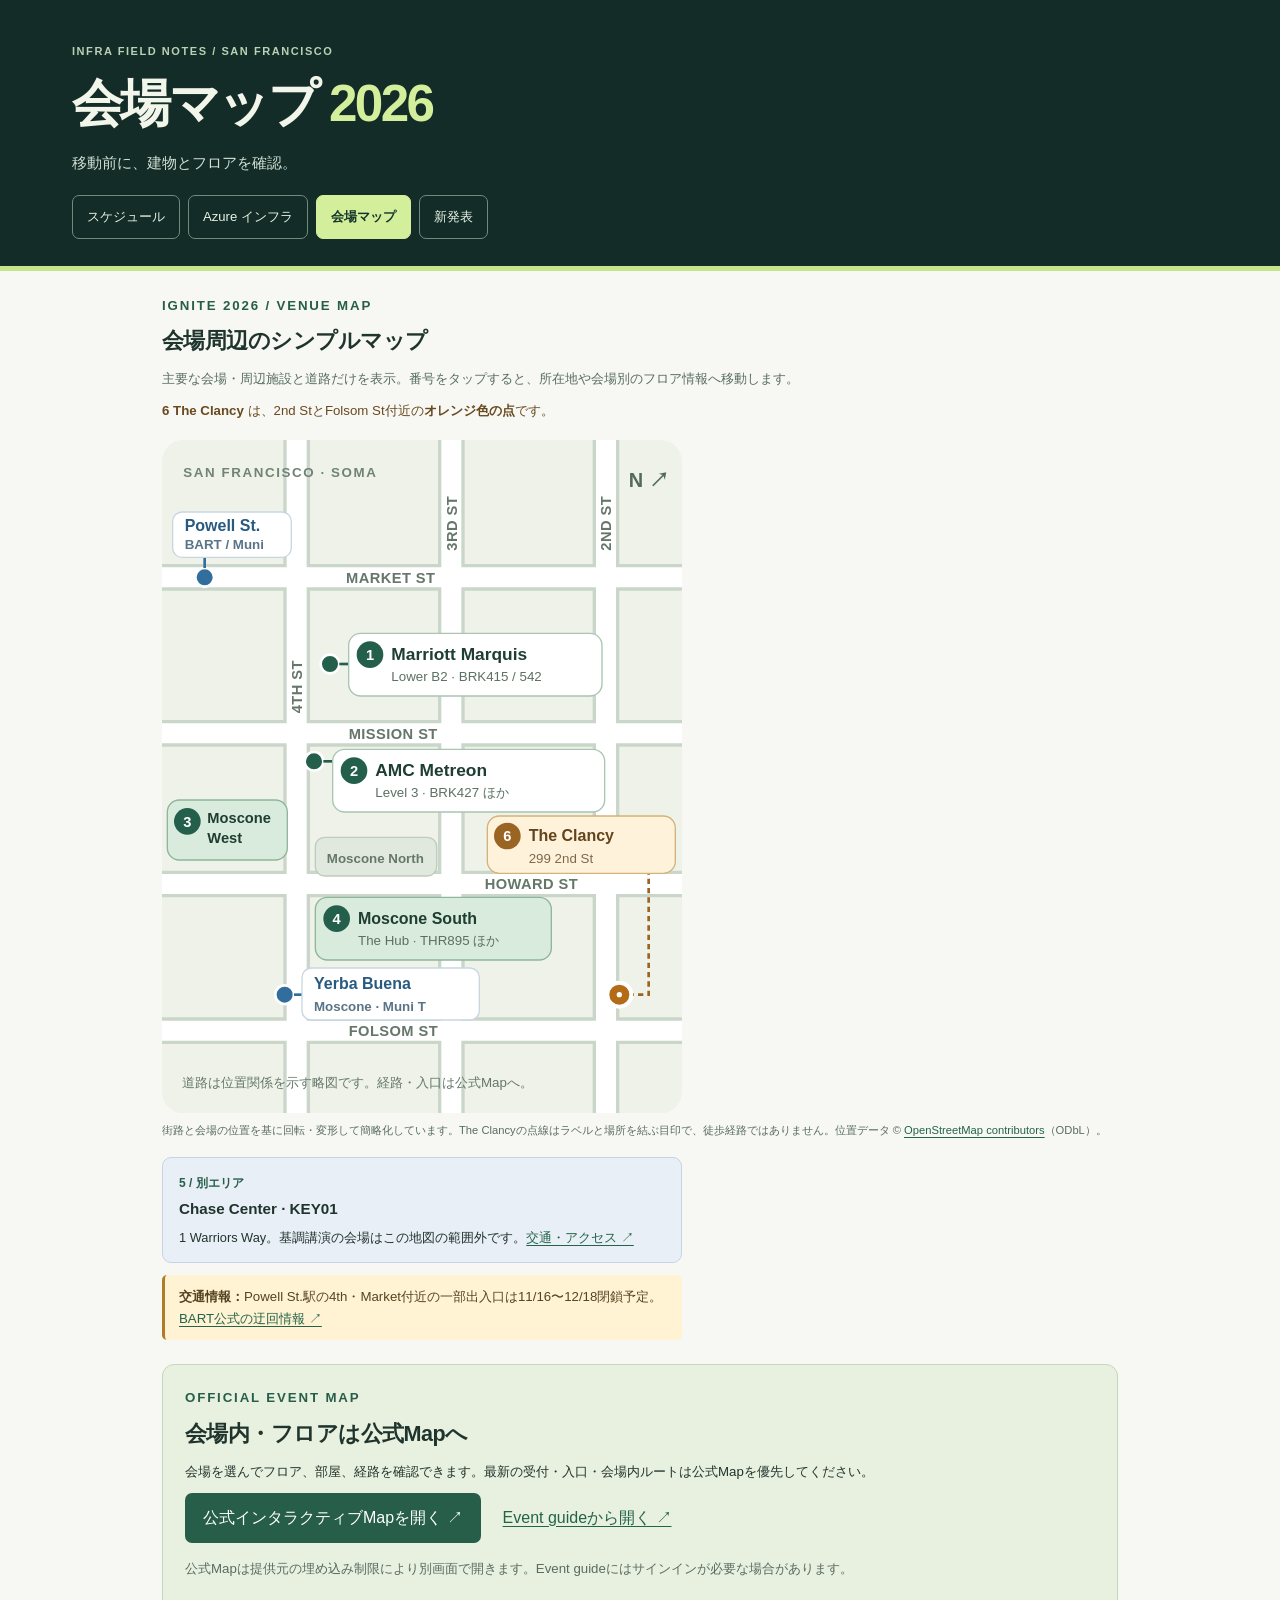
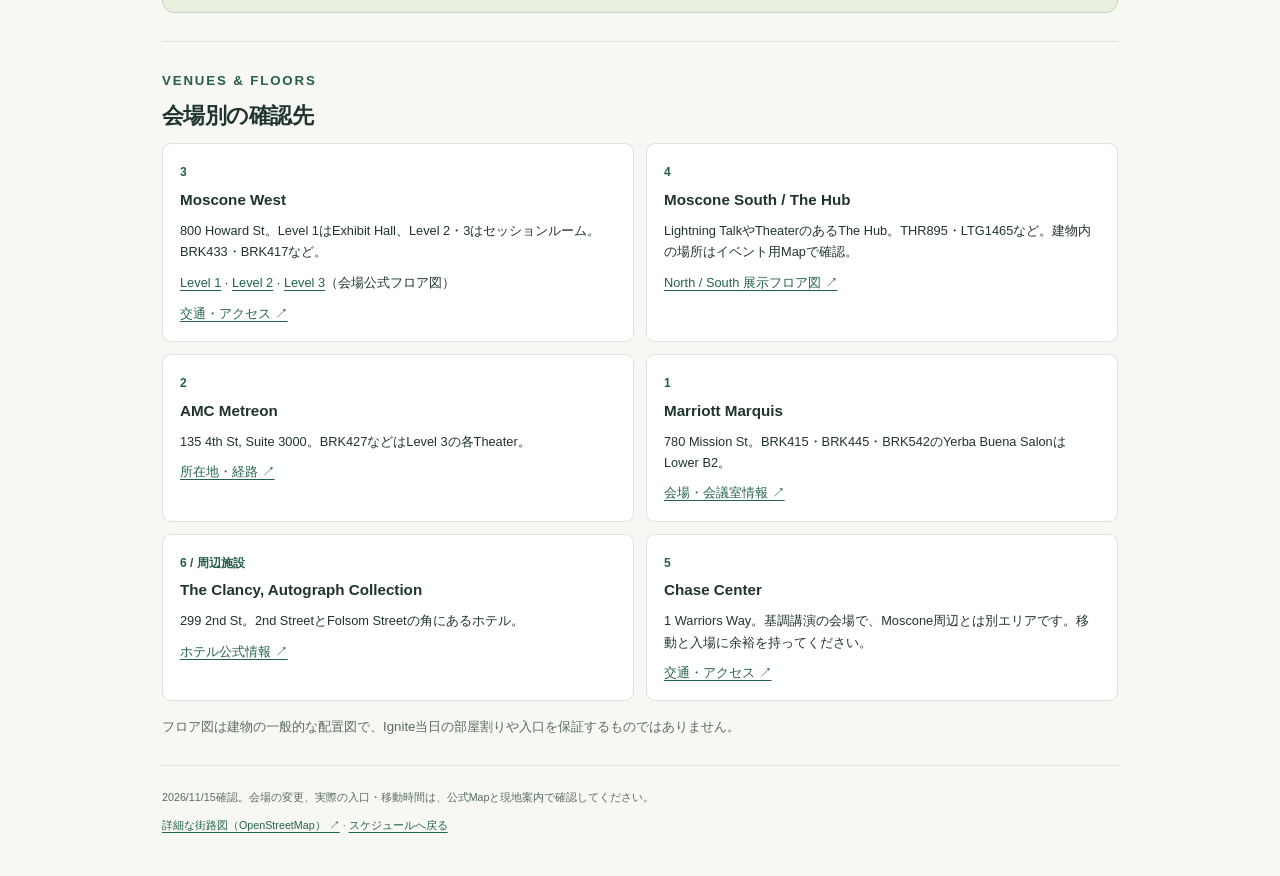
<file: docs/map.html>
<!doctype html>
<html lang="ja">
<head>
  <meta charset="utf-8">
  <meta name="viewport" content="width=device-width, initial-scale=1">
  <meta name="referrer" content="no-referrer">
  <meta name="theme-color" content="#132c28">
  <meta name="description" content="Microsoft Ignite 2026の会場の位置、公式マップ、フロア図へのリンク。">
  <title>会場マップ | Ignite 2026</title>
  <link rel="stylesheet" href="./style.css">
</head>
<body>
  <header class="masthead">
    <div class="page">
      <p class="eyebrow">INFRA FIELD NOTES / SAN FRANCISCO</p>
      <h1>会場マップ <span>2026</span></h1>
      <p class="intro">移動前に、建物とフロアを確認。</p>
      <nav class="site-nav" aria-label="ページ"><a href="./">スケジュール</a><a href="./infra.html">Azure インフラ</a><a href="./map.html" aria-current="page">会場マップ</a><a href="./updates.html">新発表</a></nav>
    </div>
  </header>
  <main class="page venue-page">
    <section class="event-map" aria-labelledby="area-title">
      <p class="eyebrow">IGNITE 2026 / VENUE MAP</p>
      <h2 id="area-title">会場周辺のシンプルマップ</h2>
      <p class="muted">主要な会場・周辺施設と道路だけを表示。番号をタップすると、所在地や会場別のフロア情報へ移動します。</p>
      <p class="map-key"><strong>6 The Clancy</strong> は、2nd StとFolsom St付近の<strong>オレンジ色の点</strong>です。</p>
      <figure class="schematic">
        <svg class="campus-map" viewBox="0 0 390 505" role="img" aria-labelledby="area-map-title area-map-desc" xmlns="http://www.w3.org/2000/svg">
          <title id="area-map-title">Ignite主要会場の周辺マップ</title>
          <desc id="area-map-desc">4th、3rd、2nd Streetが上下、Market、Mission、Howard、Folsom Streetが左右に並ぶ回転・変形した簡略地図。Moscone Westは4th Streetの西側、MetreonとMarriott Marquisは東側。Moscone SouthはHoward Streetを挟んでNorthの向かい。The Clancyは2nd StreetとFolsom Street付近のオレンジ色の点。点線はラベルと位置を結び、経路ではない。Chase Centerは別の場所。</desc>
          <rect width="390" height="505" rx="16" fill="#eef2e9"/>
          <path d="M0 103H390 M0 220H390 M0 333H390 M0 443H390 M101 0V505 M217 0V505 M333 0V505" fill="none" stroke="#cad6c9" stroke-width="20"/>
          <path d="M0 103H390 M0 220H390 M0 333H390 M0 443H390 M101 0V505 M217 0V505 M333 0V505" fill="none" stroke="#fff" stroke-width="15"/>
          <g fill="#65766a" font-family="Segoe UI, sans-serif" font-size="11" font-weight="700" letter-spacing=".03em">
            <text x="138" y="107">MARKET ST</text>
            <text x="140" y="224">MISSION ST</text>
            <text x="242" y="337">HOWARD ST</text>
            <text x="140" y="447">FOLSOM ST</text>
            <text transform="translate(105 205) rotate(-90)">4TH ST</text>
            <text transform="translate(221 83) rotate(-90)">3RD ST</text>
            <text transform="translate(337 83) rotate(-90)">2ND ST</text>
          </g>
          <g font-family="Segoe UI, sans-serif" font-weight="700">
            <text x="350" y="35" fill="#526b5b" font-size="15">N ↗</text>
            <text x="16" y="28" fill="#718276" font-size="10" letter-spacing=".12em">SAN FRANCISCO · SOMA</text>
            <circle cx="32" cy="103" r="7" fill="#326e9d" stroke="#fff" stroke-width="2"/>
            <path d="M32 96V88" stroke="#326e9d" stroke-width="2"/>
            <rect x="8" y="54" width="89" height="34" rx="7" fill="#fff" stroke="#c7d7e2"/>
            <text x="17" y="68" fill="#285a80" font-size="12">Powell St.</text>
            <text x="17" y="82" fill="#597487" font-size="10">BART / Muni</text>
            <circle cx="92" cy="416" r="7" fill="#326e9d" stroke="#fff" stroke-width="2"/>
            <path d="M99 416H105" stroke="#326e9d" stroke-width="2"/>
            <rect x="105" y="396" width="133" height="39" rx="7" fill="#fff" stroke="#c7d7e2"/>
            <text x="114" y="412" fill="#285a80" font-size="12">Yerba Buena</text>
            <text x="114" y="428" fill="#597487" font-size="10">Moscone · Muni T</text>
          </g>
          <a href="#venue-marriott" aria-label="1 Marriott Marquisの会場情報へ">
            <circle cx="126" cy="168" r="7" fill="#245f4c" stroke="#fff" stroke-width="2"/>
            <path d="M133 168H140" stroke="#245f4c" stroke-width="2"/>
            <rect x="140" y="145" width="190" height="47" rx="9" fill="#fff" stroke="#a9c5b3"/>
            <circle cx="156" cy="161" r="10" fill="#245f4c"/><text x="156" y="165" text-anchor="middle" fill="#fff" font-family="sans-serif" font-size="11" font-weight="700">1</text>
            <text x="172" y="165" fill="#1e3e32" font-family="Segoe UI, sans-serif" font-size="13" font-weight="700">Marriott Marquis</text>
            <text x="172" y="181" fill="#5b7063" font-family="Segoe UI, sans-serif" font-size="10">Lower B2 · BRK415 / 542</text>
          </a>
          <a href="#venue-metreon" aria-label="2 AMC Metreonの会場情報へ">
            <circle cx="114" cy="241" r="7" fill="#245f4c" stroke="#fff" stroke-width="2"/>
            <path d="M121 241H128" stroke="#245f4c" stroke-width="2"/>
            <rect x="128" y="232" width="204" height="47" rx="9" fill="#fff" stroke="#a9c5b3"/>
            <circle cx="144" cy="248" r="10" fill="#245f4c"/><text x="144" y="252" text-anchor="middle" fill="#fff" font-family="sans-serif" font-size="11" font-weight="700">2</text>
            <text x="160" y="252" fill="#1e3e32" font-family="Segoe UI, sans-serif" font-size="13" font-weight="700">AMC Metreon</text>
            <text x="160" y="268" fill="#5b7063" font-family="Segoe UI, sans-serif" font-size="10">Level 3 · BRK427 ほか</text>
          </a>
          <a href="#venue-west" aria-label="3 Moscone Westの会場情報へ">
            <rect x="4" y="270" width="90" height="45" rx="9" fill="#d8ebdc" stroke="#8eb69b"/>
            <circle cx="19" cy="286" r="10" fill="#245f4c"/><text x="19" y="290" text-anchor="middle" fill="#fff" font-family="sans-serif" font-size="11" font-weight="700">3</text>
            <text x="34" y="287" fill="#1e3e32" font-family="Segoe UI, sans-serif" font-size="11" font-weight="700">Moscone</text>
            <text x="34" y="302" fill="#1e3e32" font-family="Segoe UI, sans-serif" font-size="11" font-weight="700">West</text>
          </a>
          <g font-family="Segoe UI, sans-serif">
            <rect x="115" y="298" width="91" height="29" rx="7" fill="#e1e9df" stroke="#bdcdbd"/>
            <text x="160" y="317" text-anchor="middle" fill="#66776b" font-size="10" font-weight="700">Moscone North</text>
          </g>
          <a href="#venue-south" aria-label="4 Moscone Southの会場情報へ">
            <rect x="115" y="343" width="177" height="47" rx="9" fill="#d8ebdc" stroke="#8eb69b"/>
            <circle cx="131" cy="359" r="10" fill="#245f4c"/><text x="131" y="363" text-anchor="middle" fill="#fff" font-family="sans-serif" font-size="11" font-weight="700">4</text>
            <text x="147" y="363" fill="#1e3e32" font-family="Segoe UI, sans-serif" font-size="12" font-weight="700">Moscone South</text>
            <text x="147" y="379" fill="#5b7063" font-family="Segoe UI, sans-serif" font-size="10">The Hub · THR895 ほか</text>
          </a>
          <a href="#venue-clancy" aria-label="6 The Clancyの所在地へ">
            <path d="M343 416H365V325" fill="none" stroke="#9a6423" stroke-width="2" stroke-dasharray="4 3"/>
            <circle id="clancy-marker" cx="343" cy="416" r="9" fill="#b46b18" stroke="#fff" stroke-width="3"/>
            <circle cx="343" cy="416" r="2" fill="#fff"/>
            <rect x="244" y="282" width="141" height="43" rx="9" fill="#fff2db" stroke="#d4b37b"/>
            <circle cx="259" cy="297" r="10" fill="#9a6423"/><text x="259" y="301" text-anchor="middle" fill="#fff" font-family="sans-serif" font-size="11" font-weight="700">6</text>
            <text x="275" y="301" fill="#62441d" font-family="Segoe UI, sans-serif" font-size="12" font-weight="700">The Clancy</text>
            <text x="275" y="317" fill="#7c694c" font-family="Segoe UI, sans-serif" font-size="10">299 2nd St</text>
          </a>
          <text x="15" y="485" fill="#65766a" font-family="Segoe UI, sans-serif" font-size="10">道路は位置関係を示す略図です。経路・入口は公式Mapへ。</text>
        </svg>
        <figcaption>街路と会場の位置を基に回転・変形して簡略化しています。The Clancyの点線はラベルと場所を結ぶ目印で、徒歩経路ではありません。位置データ © <a href="https://www.openstreetmap.org/copyright">OpenStreetMap contributors</a>（ODbL）。</figcaption>
      </figure>
      <div class="chase-note">
        <span class="venue-number">5 / 別エリア</span>
        <h3>Chase Center · KEY01</h3>
        <p>1 Warriors Way。基調講演の会場はこの地図の範囲外です。<a href="https://chasecenter.com/plan-your-visit.transportation">交通・アクセス ↗</a></p>
      </div>
      <p class="transit-note"><strong>交通情報：</strong>Powell St.駅の4th・Market付近の一部出入口は11/16〜12/18閉鎖予定。<a href="https://www.bart.gov/news/articles/2026/news20261112">BART公式の迂回情報 ↗</a></p>
    </section>
    <section class="official-map" aria-labelledby="official-map-title">
      <p class="eyebrow">OFFICIAL EVENT MAP</p>
      <h2 id="official-map-title">会場内・フロアは公式Mapへ</h2>
      <p>会場を選んでフロア、部屋、経路を確認できます。最新の受付・入口・会場内ルートは公式Mapを優先してください。</p>
      <div class="map-actions">
        <a class="official" href="https://wayfinding.event.microsoft.com/ignite" target="_blank" rel="noopener noreferrer">公式インタラクティブMapを開く ↗</a>
        <a href="https://ignite.microsoft.com/en-US/event-guide" target="_blank" rel="noopener noreferrer">Event guideから開く ↗</a>
      </div>
      <p class="fineprint">公式Mapは提供元の埋め込み制限により別画面で開きます。Event guideにはサインインが必要な場合があります。</p>
    </section>
    <section class="venue-section" aria-labelledby="venues-title">
      <p class="eyebrow">VENUES &amp; FLOORS</p>
      <h2 id="venues-title">会場別の確認先</h2>
      <div class="venue-grid">
        <article id="venue-west" class="venue-card"><span class="venue-number">3</span><h3>Moscone West</h3><p>800 Howard St。Level 1はExhibit Hall、Level 2・3はセッションルーム。BRK433・BRK417など。</p><p><a href="https://www.moscone.com/floorplans/moscone-west-level-1-floor-plans">Level 1</a> · <a href="https://www.moscone.com/floorplans/moscone-west-level-2-floor-plan">Level 2</a> · <a href="https://www.moscone.com/floorplans/moscone-west-level-3-floor-plan">Level 3</a>（会場公式フロア図）</p><p><a href="https://www.moscone.com/directions-and-parking-moscone-center">交通・アクセス ↗</a></p></article>
        <article id="venue-south" class="venue-card"><span class="venue-number">4</span><h3>Moscone South / The Hub</h3><p>Lightning TalkやTheaterのあるThe Hub。THR895・LTG1465など。建物内の場所はイベント用Mapで確認。</p><p><a href="https://www.moscone.com/floorplans/moscone-northsouth-exhibit-level-floor-plan">North / South 展示フロア図 ↗</a></p></article>
        <article id="venue-metreon" class="venue-card"><span class="venue-number">2</span><h3>AMC Metreon</h3><p>135 4th St, Suite 3000。BRK427などはLevel 3の各Theater。</p><p><a href="https://maps.apple.com/place?place-id=IEFA03AAF404DD9DA">所在地・経路 ↗</a></p></article>
        <article id="venue-marriott" class="venue-card"><span class="venue-number">1</span><h3>Marriott Marquis</h3><p>780 Mission St。BRK415・BRK445・BRK542のYerba Buena SalonはLower B2。</p><p><a href="https://www.marriott.com/en-us/hotels/sfodt-san-francisco-marriott-marquis/events/">会場・会議室情報 ↗</a></p></article>
        <article id="venue-clancy" class="venue-card"><span class="venue-number">6 / 周辺施設</span><h3>The Clancy, Autograph Collection</h3><p>299 2nd St。2nd StreetとFolsom Streetの角にあるホテル。</p><p><a href="https://www.marriott.com/en-us/hotels/sfoaw-the-clancy-autograph-collection/rooms/">ホテル公式情報 ↗</a></p></article>
        <article class="venue-card"><span class="venue-number">5</span><h3>Chase Center</h3><p>1 Warriors Way。基調講演の会場で、Moscone周辺とは別エリアです。移動と入場に余裕を持ってください。</p><p><a href="https://chasecenter.com/plan-your-visit.transportation">交通・アクセス ↗</a></p></article>
      </div>
      <p class="fineprint">フロア図は建物の一般的な配置図で、Ignite当日の部屋割りや入口を保証するものではありません。</p>
    </section>
    <footer><p>2026/11/15確認。会場の変更、実際の入口・移動時間は、公式Mapと現地案内で確認してください。</p><p><a href="https://www.openstreetmap.org/#map=17/37.7842/-122.4030">詳細な街路図（OpenStreetMap） ↗</a> · <a href="./">スケジュールへ戻る</a></p></footer>
  </main>
</body>
</html>
</file>
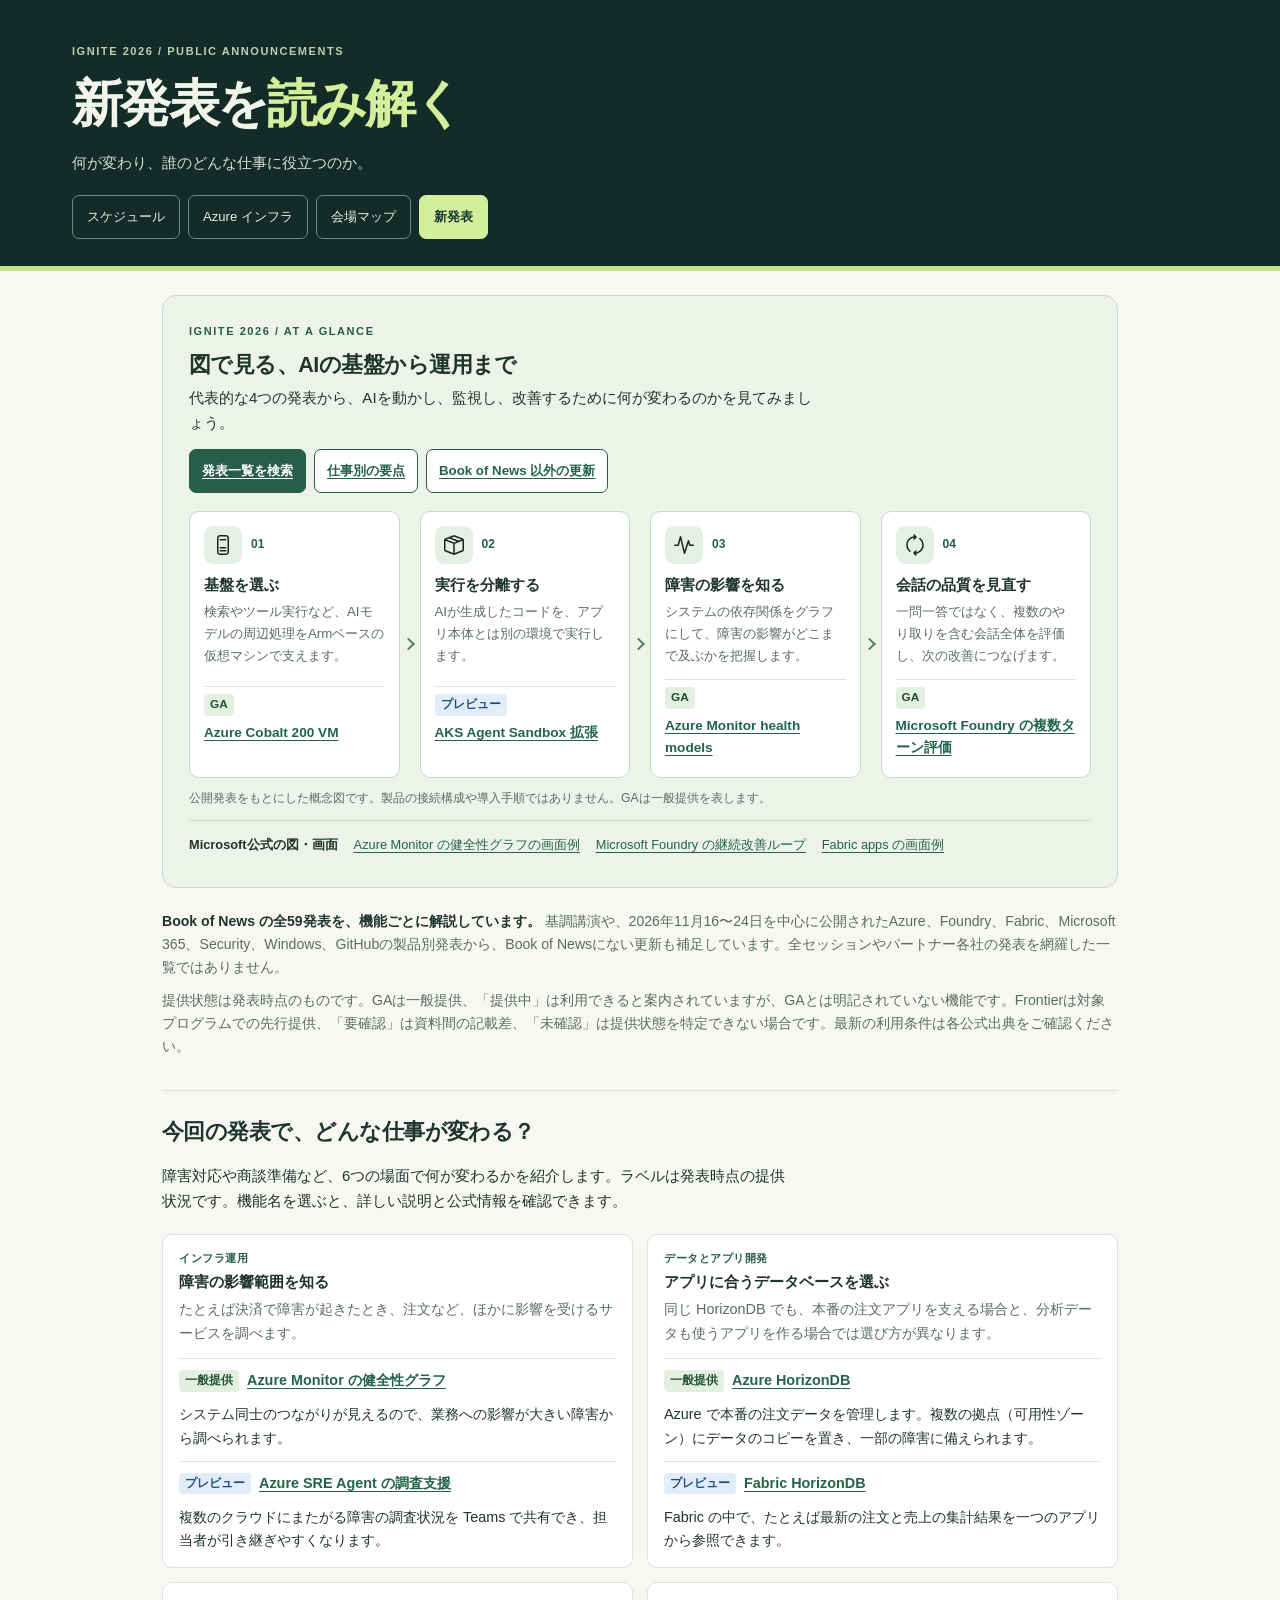
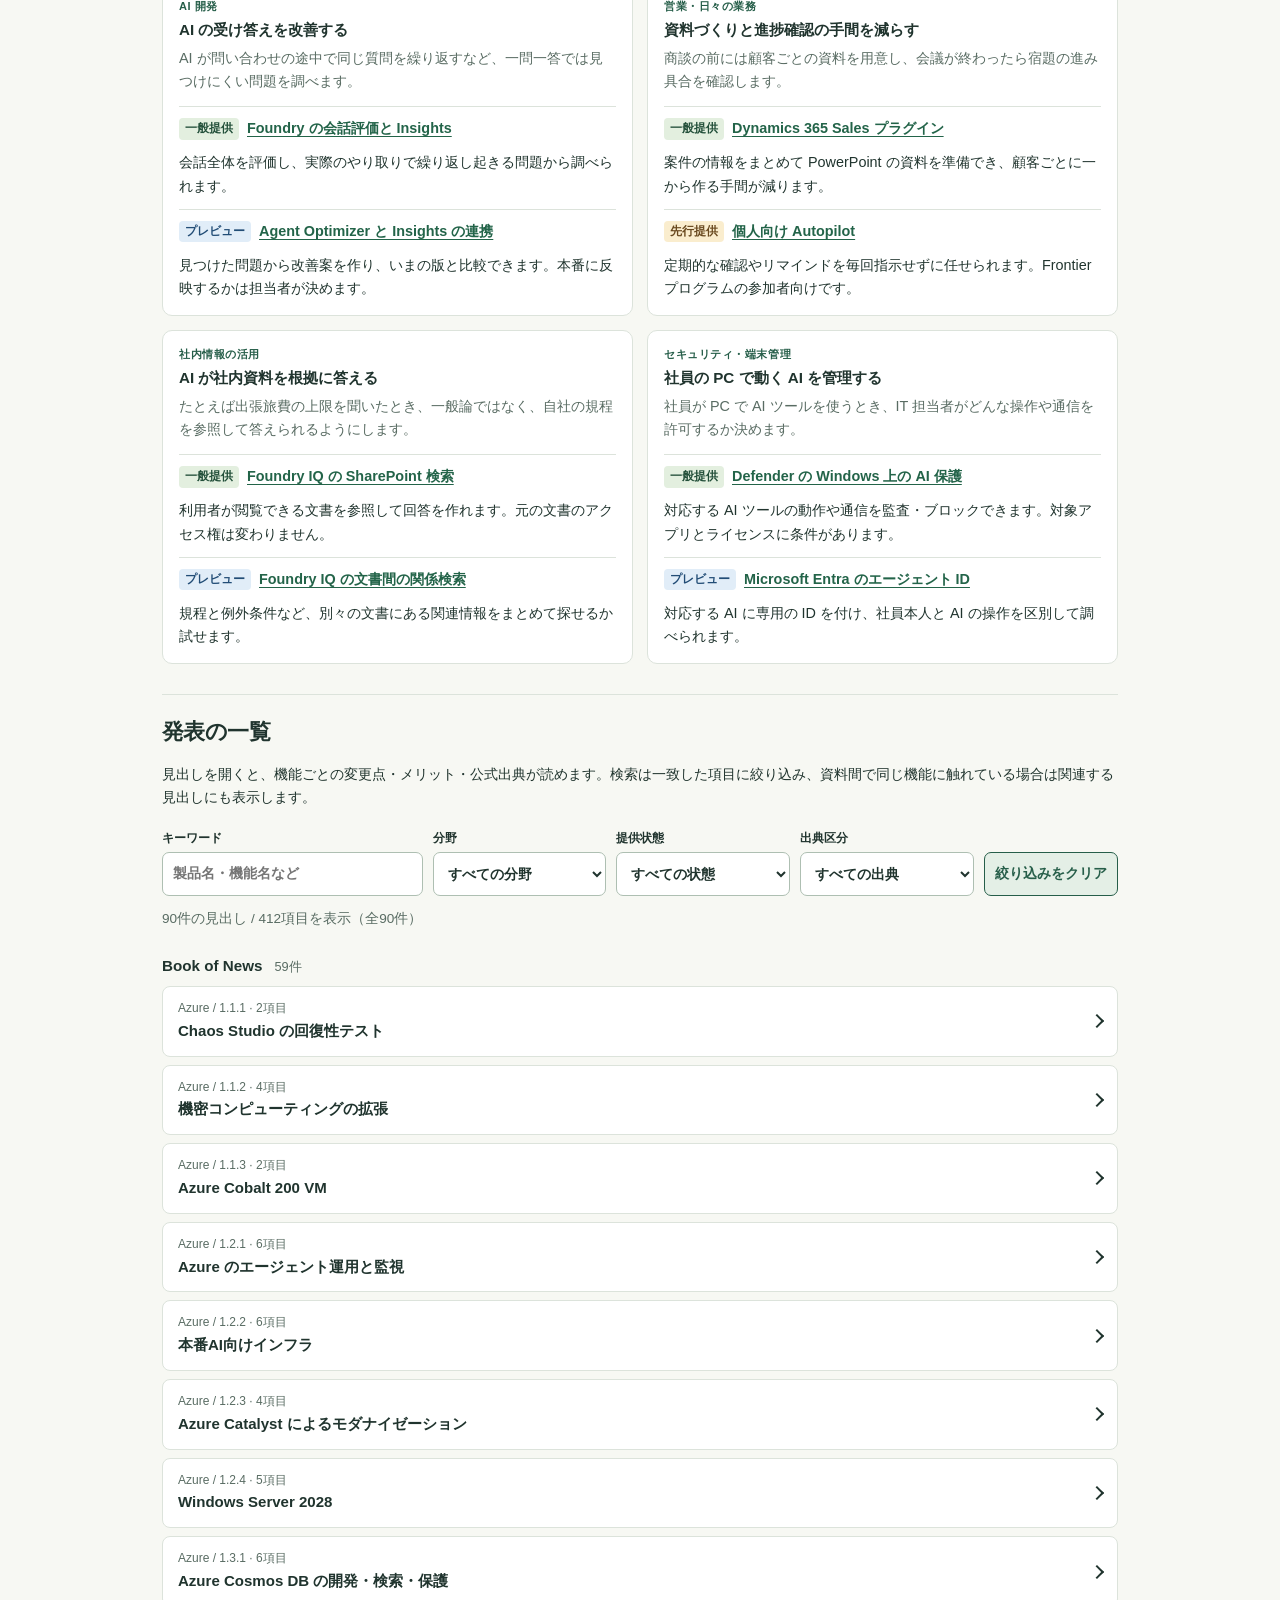
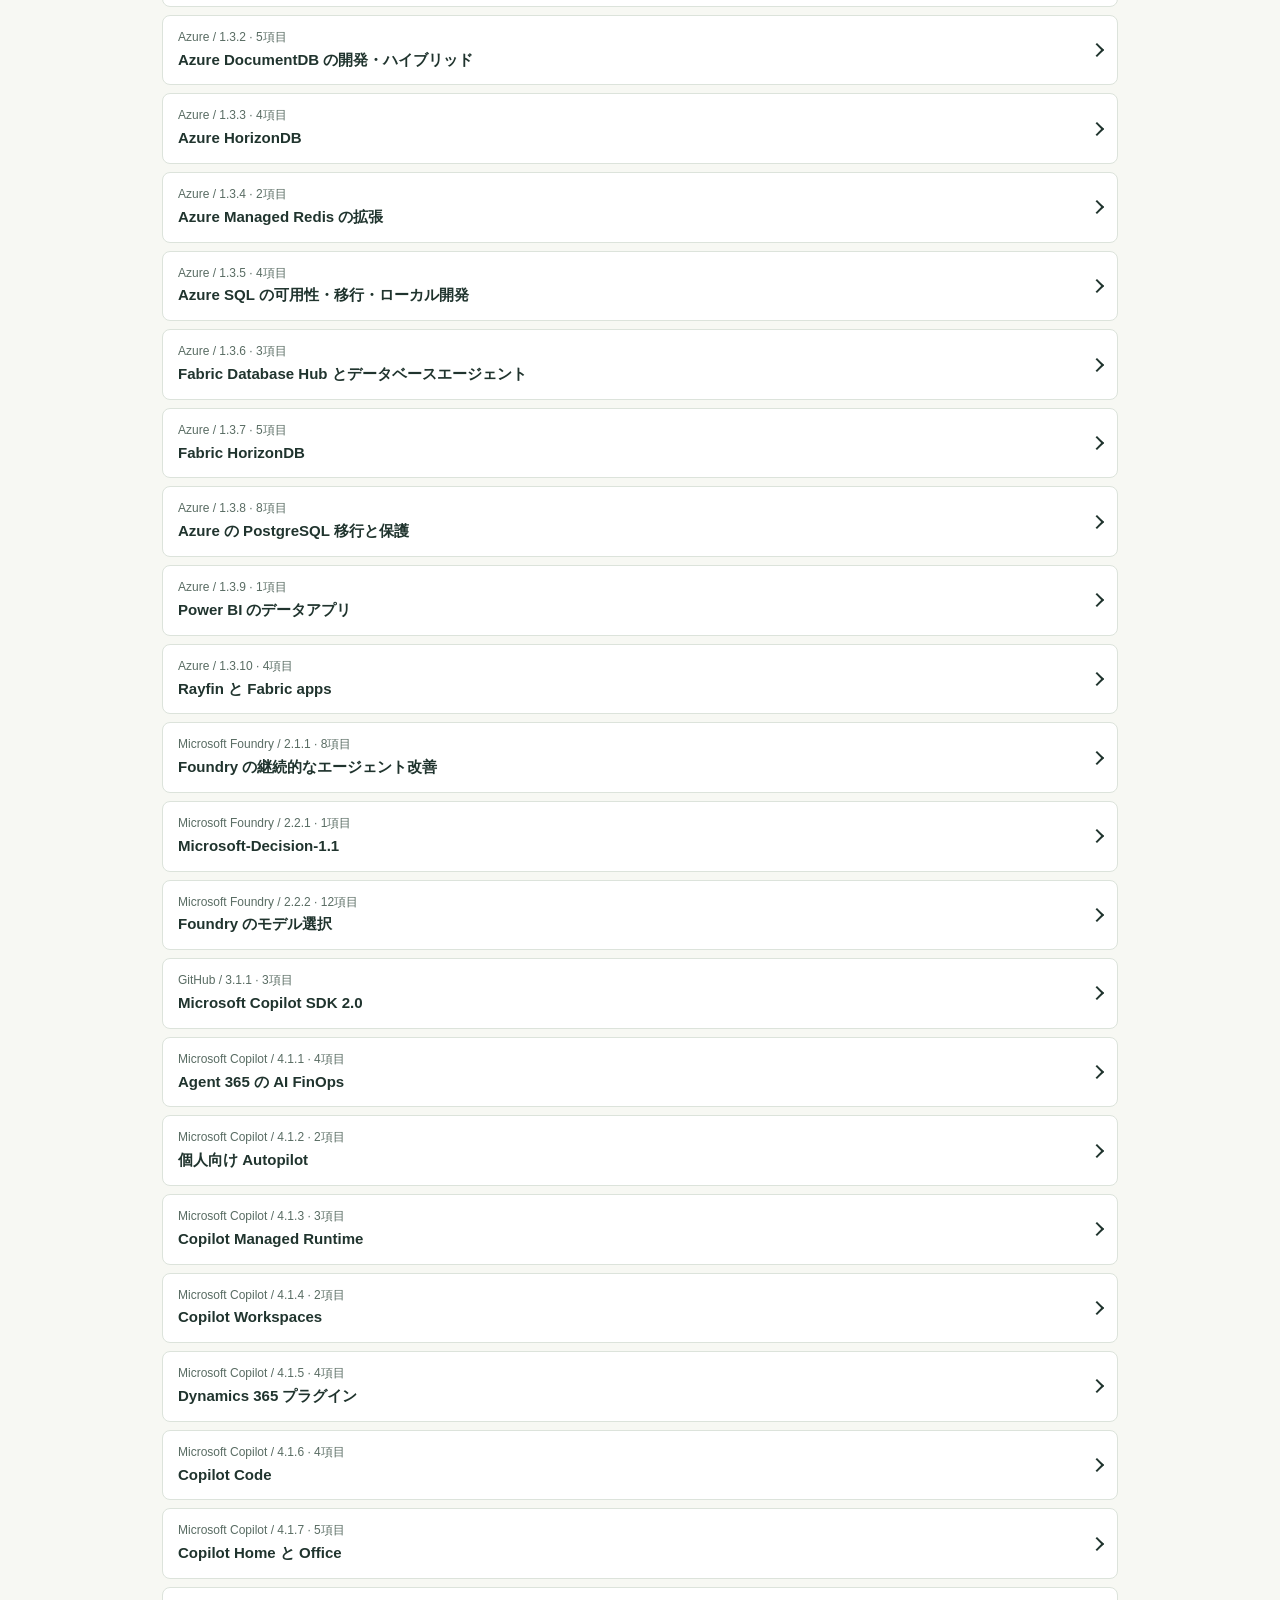
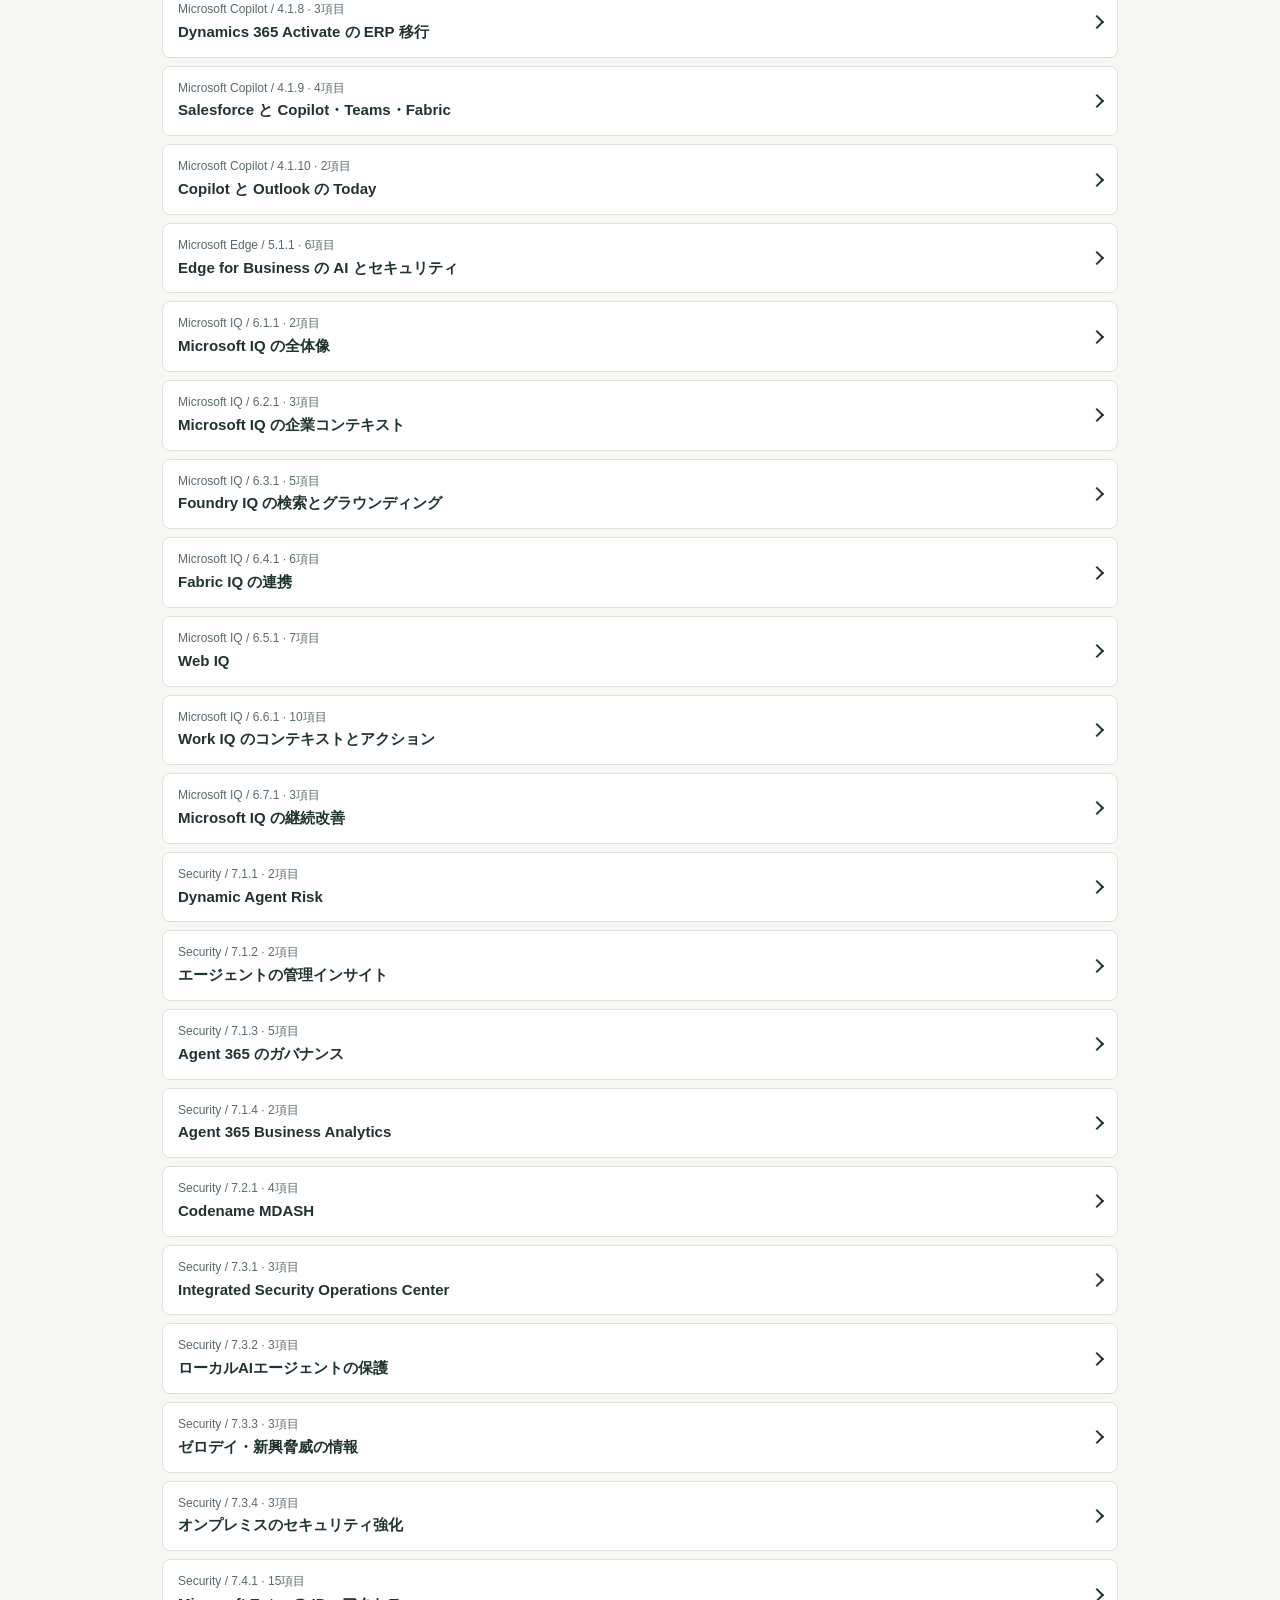
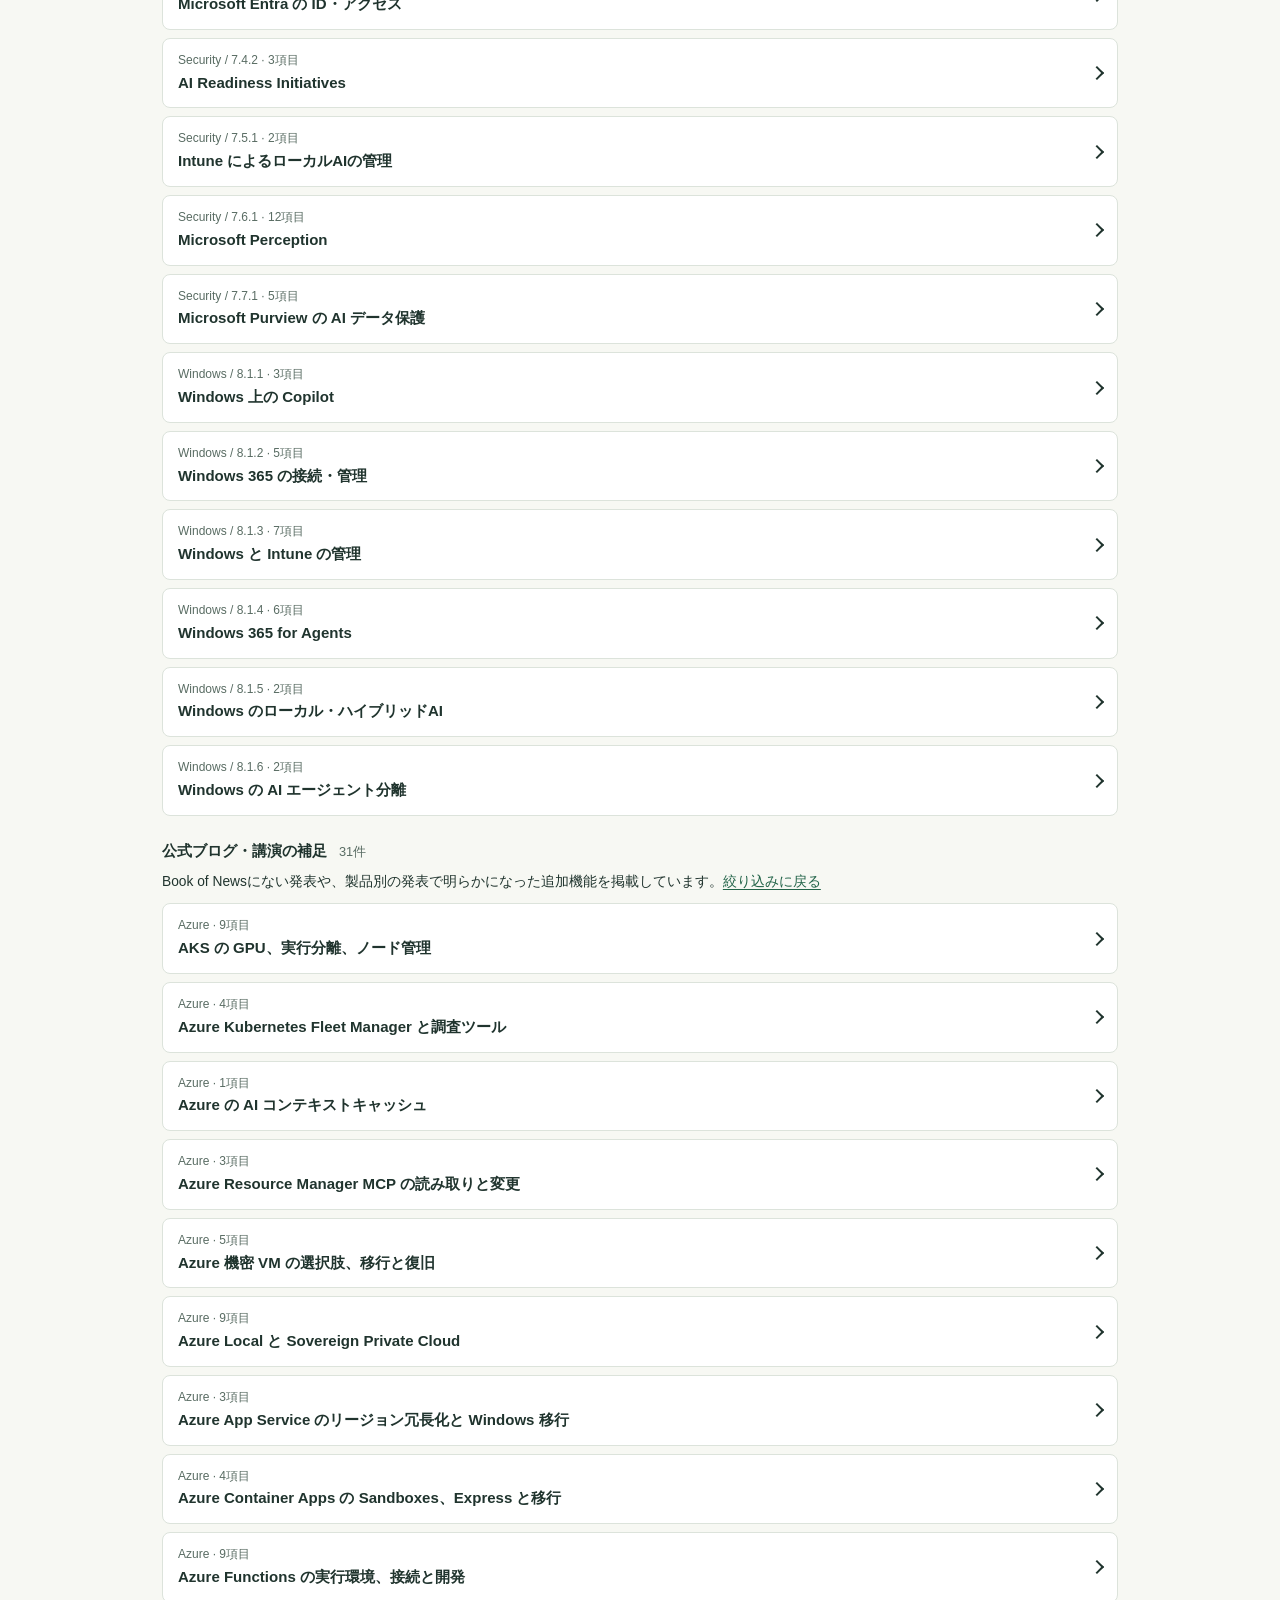
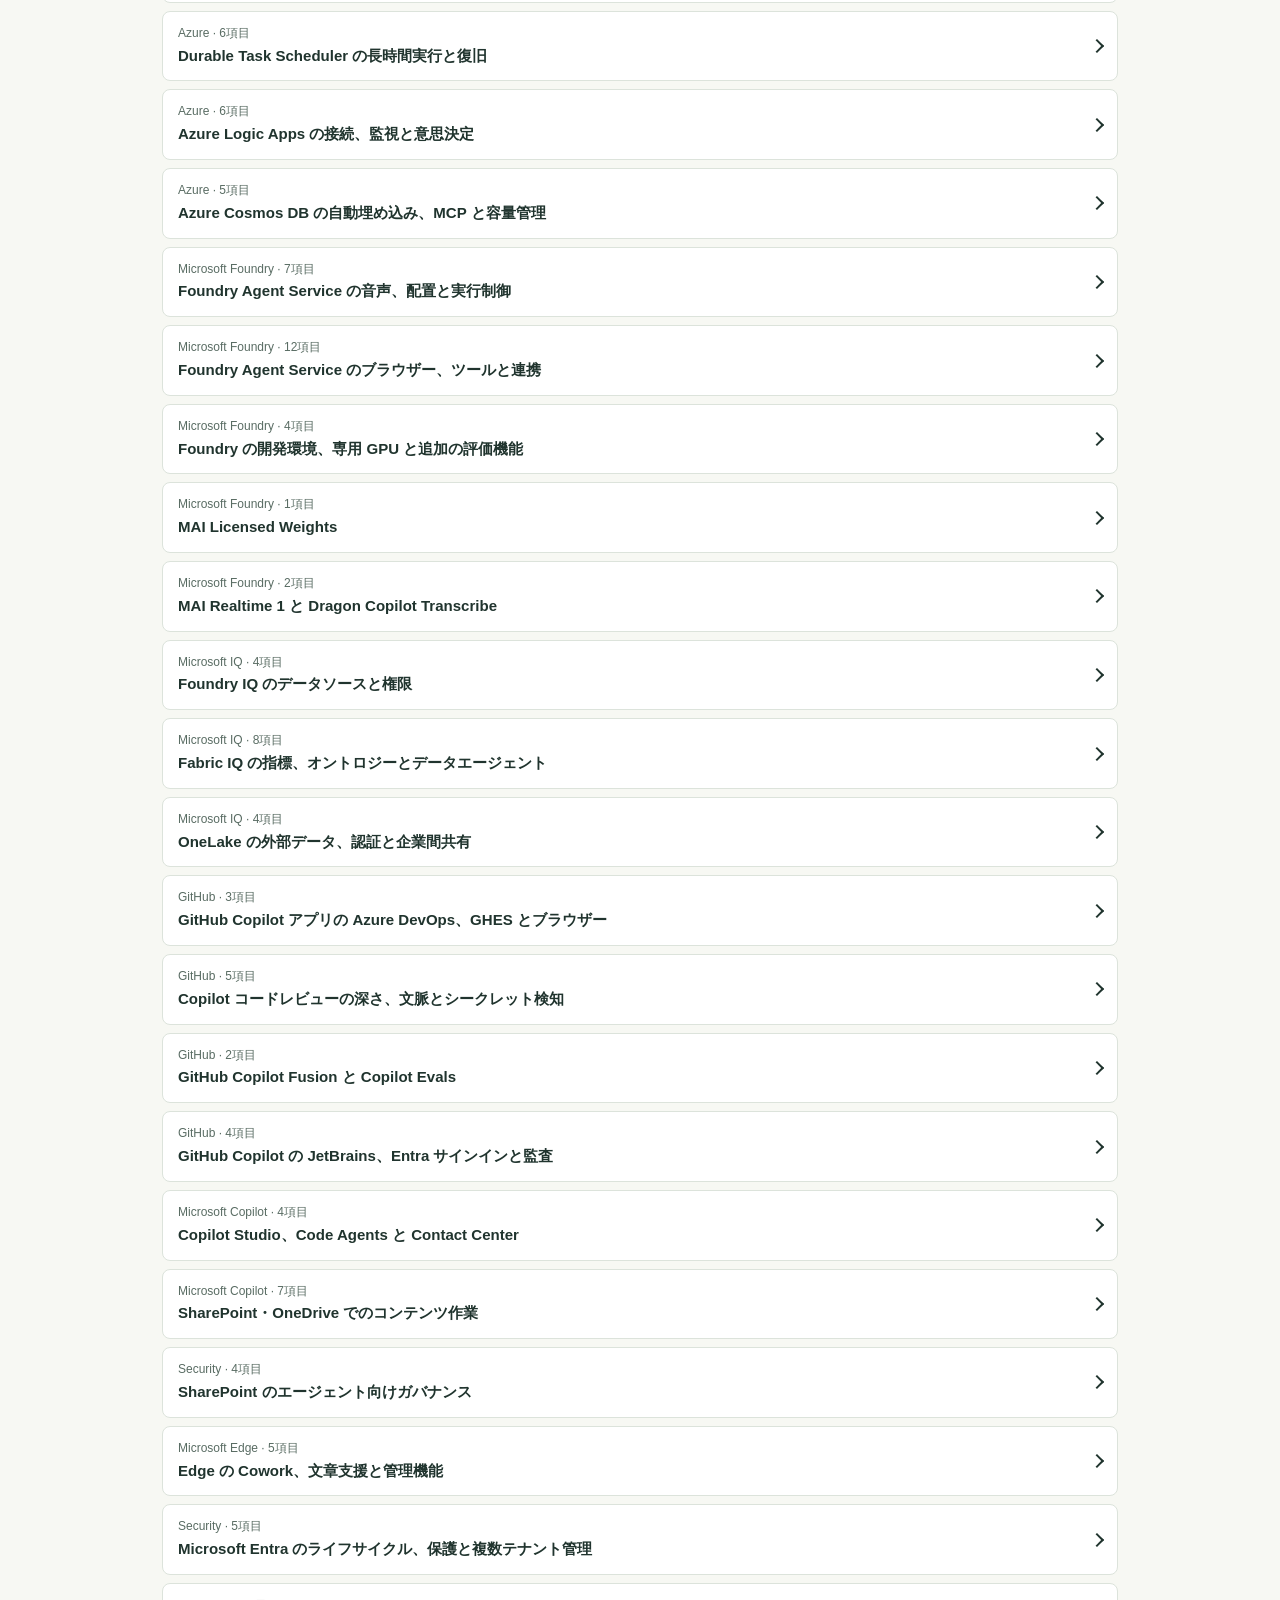
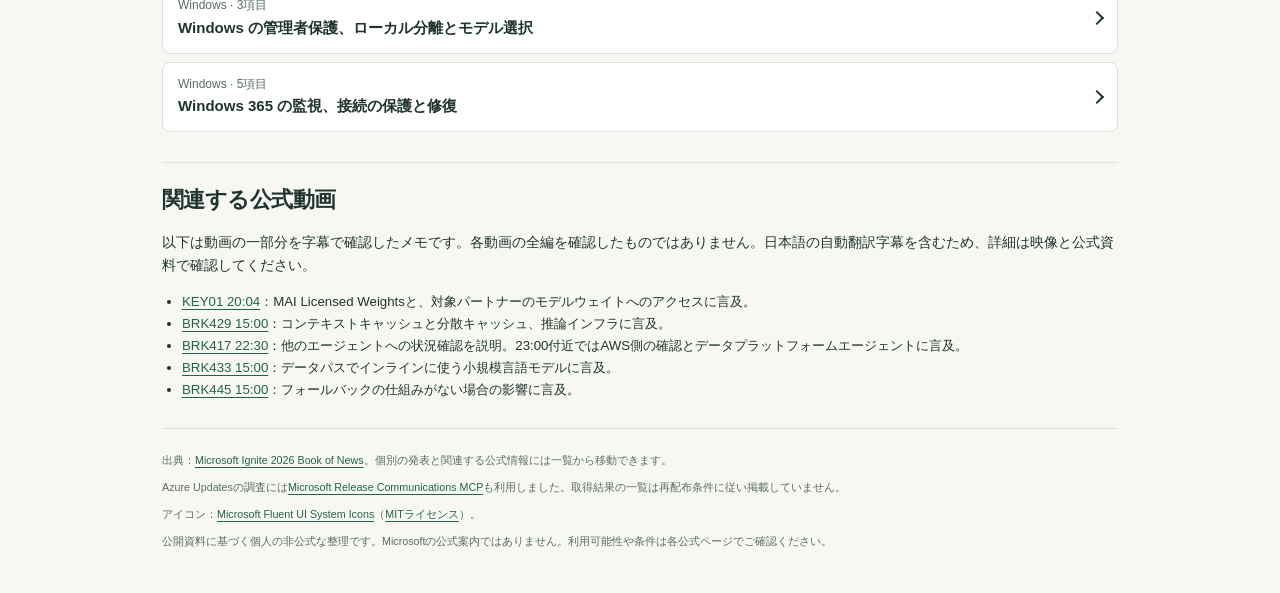
<file: docs/updates.html>
<!doctype html>
<html lang="ja">
<head>
  <meta charset="utf-8">
  <meta name="viewport" content="width=device-width, initial-scale=1">
  <meta name="description" content="Microsoft Ignite 2026の公開発表。Book of News全59件と公式ブログの補足から、機能ごとの変更点・メリット・提供状態を日本語で整理。">
  <meta name="referrer" content="no-referrer">
  <meta name="theme-color" content="#132c28">
  <title>新発表 | Ignite 2026</title>
  <link rel="stylesheet" href="./style.css">
  <link rel="stylesheet" href="./updates-layout.20261126.css">
  <script type="module" src="./updates.js"></script>
</head>
<body>
  <header class="masthead">
    <div class="page">
      <p class="eyebrow">IGNITE 2026 / PUBLIC ANNOUNCEMENTS</p>
      <h1>新発表を<span>読み解く</span></h1>
      <p class="intro">何が変わり、誰のどんな仕事に役立つのか。</p>
      <nav class="site-nav" aria-label="ページ"><a href="./">スケジュール</a><a href="./infra.html">Azure インフラ</a><a href="./map.html">会場マップ</a><a href="./updates.html" aria-current="page">新発表</a></nav>
    </div>
  </header>
  <main class="page updates-page">
    <section class="updates-overview" aria-labelledby="overview-title">
      <p class="eyebrow">IGNITE 2026 / AT A GLANCE</p>
      <h2 id="overview-title">図で見る、AIの基盤から運用まで</h2>
      <p class="updates-lead">代表的な4つの発表から、AIを動かし、監視し、改善するために何が変わるのかを見てみましょう。</p>
      <nav class="updates-jump-links" aria-label="このページの目次">
        <a href="#index-title">発表一覧を検索</a>
        <a href="#brief-title">仕事別の要点</a>
        <a href="#additional-title">Book of News 以外の更新</a>
      </nav>
      <figure class="updates-diagram">
        <ol class="updates-flow" role="list">
          <li>
            <div class="updates-step" aria-hidden="true"><img src="./assets/fluent-icons/server.svg" alt="" width="24" height="24"><span>01</span></div>
            <h3>基盤を選ぶ</h3>
            <p>検索やツール実行など、AIモデルの周辺処理をArmベースの仮想マシンで支えます。</p>
            <div class="updates-example">
              <span class="update-badge" data-status="GA">GA</span>
              <a href="#news-1-1-3">Azure Cobalt 200 VM</a>
            </div>
          </li>
          <li>
            <div class="updates-step" aria-hidden="true"><img src="./assets/fluent-icons/box.svg" alt="" width="24" height="24"><span>02</span></div>
            <h3>実行を分離する</h3>
            <p>AIが生成したコードを、アプリ本体とは別の環境で実行します。</p>
            <div class="updates-example">
              <span class="update-badge" data-status="プレビュー">プレビュー</span>
              <a href="#news-1-2-2">AKS Agent Sandbox 拡張</a>
            </div>
          </li>
          <li>
            <div class="updates-step" aria-hidden="true"><img src="./assets/fluent-icons/pulse.svg" alt="" width="24" height="24"><span>03</span></div>
            <h3>障害の影響を知る</h3>
            <p>システムの依存関係をグラフにして、障害の影響がどこまで及ぶかを把握します。</p>
            <div class="updates-example">
              <span class="update-badge" data-status="GA">GA</span>
              <a href="#news-1-2-1">Azure Monitor health models</a>
            </div>
          </li>
          <li>
            <div class="updates-step" aria-hidden="true"><img src="./assets/fluent-icons/arrow-sync.svg" alt="" width="24" height="24"><span>04</span></div>
            <h3>会話の品質を見直す</h3>
            <p>一問一答ではなく、複数のやり取りを含む会話全体を評価し、次の改善につなげます。</p>
            <div class="updates-example">
              <span class="update-badge" data-status="GA">GA</span>
              <a href="#news-2-1-1">Microsoft Foundry の複数ターン評価</a>
            </div>
          </li>
        </ol>
        <figcaption>公開発表をもとにした概念図です。製品の接続構成や導入手順ではありません。GAは一般提供を表します。</figcaption>
      </figure>
      <div class="updates-visual-sources">
        <strong>Microsoft公式の図・画面</strong>
        <a href="https://learn.microsoft.com/en-us/azure/azure-monitor/health-models/overview#track-health">Azure Monitor の健全性グラフの画面例</a>
        <a href="https://azure.microsoft.com/en-us/blog/continuous-improvement-comes-to-microsoft-foundry/#how-continuous-improvement-works">Microsoft Foundry の継続改善ループ</a>
        <a href="https://community.fabric.microsoft.com/blog/fbc_fabricupdatesblogs/build-governed-data-apps-with-microsoft-fabric-apps-generally-available/5423011">Fabric apps の画面例</a>
      </div>
    </section>
    <section class="updates-intro">
      <p><strong>Book of News の全59発表を、機能ごとに解説しています。</strong> 基調講演や、2026年11月16〜24日を中心に公開されたAzure、Foundry、Fabric、Microsoft 365、Security、Windows、GitHubの製品別発表から、Book of Newsにない更新も補足しています。全セッションやパートナー各社の発表を網羅した一覧ではありません。</p>
      <p>提供状態は発表時点のものです。GAは一般提供、「提供中」は利用できると案内されていますが、GAとは明記されていない機能です。Frontierは対象プログラムでの先行提供、「要確認」は資料間の記載差、「未確認」は提供状態を特定できない場合です。最新の利用条件は各公式出典をご確認ください。</p>
    </section>
    <section class="updates-reading" aria-labelledby="brief-title">
      <h2 id="brief-title" tabindex="-1">今回の発表で、どんな仕事が変わる？</h2>
      <p class="updates-lead">障害対応や商談準備など、6つの場面で何が変わるかを紹介します。ラベルは発表時点の提供状況です。機能名を選ぶと、詳しい説明と公式情報を確認できます。</p>
      <div class="brief-grid">
        <article>
          <p class="eyebrow">インフラ運用</p>
          <h3>障害の影響範囲を知る</h3>
          <p class="brief-scenario">たとえば決済で障害が起きたとき、注文など、ほかに影響を受けるサービスを調べます。</p>
          <ul class="brief-updates" role="list">
            <li>
              <div class="brief-update-heading"><span class="update-badge" data-status="GA">一般提供</span><a href="#news-1-2-1">Azure Monitor の健全性グラフ</a></div>
              <p>システム同士のつながりが見えるので、業務への影響が大きい障害から調べられます。</p>
            </li>
            <li>
              <div class="brief-update-heading"><span class="update-badge" data-status="プレビュー">プレビュー</span><a href="#news-1-2-1">Azure SRE Agent の調査支援</a></div>
              <p>複数のクラウドにまたがる障害の調査状況を Teams で共有でき、担当者が引き継ぎやすくなります。</p>
            </li>
          </ul>
        </article>
        <article>
          <p class="eyebrow">データとアプリ開発</p>
          <h3>アプリに合うデータベースを選ぶ</h3>
          <p class="brief-scenario">同じ HorizonDB でも、本番の注文アプリを支える場合と、分析データも使うアプリを作る場合では選び方が異なります。</p>
          <ul class="brief-updates" role="list">
            <li>
              <div class="brief-update-heading"><span class="update-badge" data-status="GA">一般提供</span><a href="#news-1-3-3">Azure HorizonDB</a></div>
              <p>Azure で本番の注文データを管理します。複数の拠点（可用性ゾーン）にデータのコピーを置き、一部の障害に備えられます。</p>
            </li>
            <li>
              <div class="brief-update-heading"><span class="update-badge" data-status="プレビュー">プレビュー</span><a href="#news-1-3-7">Fabric HorizonDB</a></div>
              <p>Fabric の中で、たとえば最新の注文と売上の集計結果を一つのアプリから参照できます。</p>
            </li>
          </ul>
        </article>
        <article>
          <p class="eyebrow">AI 開発</p>
          <h3>AI の受け答えを改善する</h3>
          <p class="brief-scenario">AI が問い合わせの途中で同じ質問を繰り返すなど、一問一答では見つけにくい問題を調べます。</p>
          <ul class="brief-updates" role="list">
            <li>
              <div class="brief-update-heading"><span class="update-badge" data-status="GA">一般提供</span><a href="#news-2-1-1">Foundry の会話評価と Insights</a></div>
              <p>会話全体を評価し、実際のやり取りで繰り返し起きる問題から調べられます。</p>
            </li>
            <li>
              <div class="brief-update-heading"><span class="update-badge" data-status="プレビュー">プレビュー</span><a href="#news-2-1-1">Agent Optimizer と Insights の連携</a></div>
              <p>見つけた問題から改善案を作り、いまの版と比較できます。本番に反映するかは担当者が決めます。</p>
            </li>
          </ul>
        </article>
        <article>
          <p class="eyebrow">営業・日々の業務</p>
          <h3>資料づくりと進捗確認の手間を減らす</h3>
          <p class="brief-scenario">商談の前には顧客ごとの資料を用意し、会議が終わったら宿題の進み具合を確認します。</p>
          <ul class="brief-updates" role="list">
            <li>
              <div class="brief-update-heading"><span class="update-badge" data-status="GA">一般提供</span><a href="#news-4-1-5">Dynamics 365 Sales プラグイン</a></div>
              <p>案件の情報をまとめて PowerPoint の資料を準備でき、顧客ごとに一から作る手間が減ります。</p>
            </li>
            <li>
              <div class="brief-update-heading"><span class="update-badge" data-status="Frontier">先行提供</span><a href="#news-4-1-2">個人向け Autopilot</a></div>
              <p>定期的な確認やリマインドを毎回指示せずに任せられます。Frontier プログラムの参加者向けです。</p>
            </li>
          </ul>
        </article>
        <article>
          <p class="eyebrow">社内情報の活用</p>
          <h3>AI が社内資料を根拠に答える</h3>
          <p class="brief-scenario">たとえば出張旅費の上限を聞いたとき、一般論ではなく、自社の規程を参照して答えられるようにします。</p>
          <ul class="brief-updates" role="list">
            <li>
              <div class="brief-update-heading"><span class="update-badge" data-status="GA">一般提供</span><a href="#news-6-3-1">Foundry IQ の SharePoint 検索</a></div>
              <p>利用者が閲覧できる文書を参照して回答を作れます。元の文書のアクセス権は変わりません。</p>
            </li>
            <li>
              <div class="brief-update-heading"><span class="update-badge" data-status="プレビュー">プレビュー</span><a href="#news-6-3-1">Foundry IQ の文書間の関係検索</a></div>
              <p>規程と例外条件など、別々の文書にある関連情報をまとめて探せるか試せます。</p>
            </li>
          </ul>
        </article>
        <article>
          <p class="eyebrow">セキュリティ・端末管理</p>
          <h3>社員の PC で動く AI を管理する</h3>
          <p class="brief-scenario">社員が PC で AI ツールを使うとき、IT 担当者がどんな操作や通信を許可するか決めます。</p>
          <ul class="brief-updates" role="list">
            <li>
              <div class="brief-update-heading"><span class="update-badge" data-status="GA">一般提供</span><a href="#news-7-3-2">Defender の Windows 上の AI 保護</a></div>
              <p>対応する AI ツールの動作や通信を監査・ブロックできます。対象アプリとライセンスに条件があります。</p>
            </li>
            <li>
              <div class="brief-update-heading"><span class="update-badge" data-status="プレビュー">プレビュー</span><a href="#news-7-4-1">Microsoft Entra のエージェント ID</a></div>
              <p>対応する AI に専用の ID を付け、社員本人と AI の操作を区別して調べられます。</p>
            </li>
          </ul>
        </article>
      </div>
    </section>
    <section class="update-index" aria-labelledby="index-title">
      <h2 id="index-title" tabindex="-1">発表の一覧</h2>
      <p>見出しを開くと、機能ごとの変更点・メリット・公式出典が読めます。検索は一致した項目に絞り込み、資料間で同じ機能に触れている場合は関連する見出しにも表示します。</p>
      <form class="update-filters" id="update-filters" aria-label="発表の絞り込み" hidden>
        <label>キーワード<input id="update-search" type="search" placeholder="製品名・機能名など" autocomplete="off"></label>
        <label>分野<select id="update-topic"><option value="">すべての分野</option></select></label>
        <label>提供状態<select id="update-status"><option value="">すべての状態</option><option>GA</option><option>提供中</option><option>プレビュー</option><option>限定プレビュー</option><option>パイロット</option><option>Frontier</option><option>今後</option><option>未確認</option><option>要確認</option></select></label>
        <label>出典区分<select id="update-source"><option value="">すべての出典</option><option value="book">Book of News</option><option value="additional">補足（公式）</option></select></label>
        <button id="update-clear" type="button">絞り込みをクリア</button>
      </form>
      <p id="update-count" role="status" hidden>発表一覧を読み込んでいます。</p>
      <p id="update-error" class="error" role="alert" hidden></p>
      <div id="update-results">
        <section class="update-group" aria-labelledby="book-title" data-announcement-source="book" hidden>
          <div class="update-group-heading"><h3 id="book-title">Book of News</h3><span class="update-group-count"></span></div>
          <div class="update-group-results"></div>
        </section>
        <section class="update-group" aria-labelledby="additional-title" data-announcement-source="additional" hidden>
          <div class="update-group-heading"><h3 id="additional-title" tabindex="-1">公式ブログ・講演の補足</h3><span class="update-group-count"></span></div>
          <p>Book of Newsにない発表や、製品別の発表で明らかになった追加機能を掲載しています。<a href="#index-title">絞り込みに戻る</a></p>
          <div class="update-group-results"></div>
        </section>
      </div>
      <noscript><p class="error">発表一覧の表示にはJavaScriptが必要です。<a href="https://news.microsoft.com/events/ignite/2026/book-of-news/">公式Book of News</a>をご覧ください。</p></noscript>
    </section>
    <section class="update-index" aria-labelledby="videos-title">
      <h2 id="videos-title">関連する公式動画</h2>
      <p>以下は動画の一部分を字幕で確認したメモです。各動画の全編を確認したものではありません。日本語の自動翻訳字幕を含むため、詳細は映像と公式資料で確認してください。</p>
      <ul class="video-links">
        <li><a href="https://www.youtube.com/watch?v=-JSecnudwvY&amp;t=1204s">KEY01 20:04</a>：MAI Licensed Weightsと、対象パートナーのモデルウェイトへのアクセスに言及。</li>
        <li><a href="https://www.youtube.com/watch?v=Lk_PwW__sXI&amp;t=900s">BRK429 15:00</a>：コンテキストキャッシュと分散キャッシュ、推論インフラに言及。</li>
        <li><a href="https://www.youtube.com/watch?v=lqbe2E-jYs0&amp;t=1350s">BRK417 22:30</a>：他のエージェントへの状況確認を説明。23:00付近ではAWS側の確認とデータプラットフォームエージェントに言及。</li>
        <li><a href="https://www.youtube.com/watch?v=DsJUyF4Ep48&amp;t=900s">BRK433 15:00</a>：データパスでインラインに使う小規模言語モデルに言及。</li>
        <li><a href="https://www.youtube.com/watch?v=qMkSR0plPnw&amp;t=900s">BRK445 15:00</a>：フォールバックの仕組みがない場合の影響に言及。</li>
      </ul>
    </section>
    <footer>
      <p>出典：<a href="https://news.microsoft.com/events/ignite/2026/book-of-news/">Microsoft Ignite 2026 Book of News</a>。個別の発表と関連する公式情報には一覧から移動できます。</p>
      <p>Azure Updatesの調査には<a href="https://learn.microsoft.com/ja-jp/microsoft-365/admin/manage/mrc-mcp?view=o365-worldwide">Microsoft Release Communications MCP</a>も利用しました。取得結果の一覧は再配布条件に従い掲載していません。</p>
      <p>アイコン：<a href="https://github.com/microsoft/fluentui-system-icons">Microsoft Fluent UI System Icons</a>（<a href="./assets/fluent-icons/LICENSE.txt">MITライセンス</a>）。</p>
      <p>公開資料に基づく個人の非公式な整理です。Microsoftの公式案内ではありません。利用可能性や条件は各公式ページでご確認ください。</p>
    </footer>
  </main>
</body>
</html>
</file>
<file: docs/style.css>
:root {
  color-scheme: light;
  --ink: #20342e;
  --muted: #596c63;
  --paper: #f7f8f3;
  --line: #dce3db;
  --green: #265e49;
  --priority: #e4efe6;
  --alternate: #eaf0fa;
  --danger: #a93227;
  --scale: 3px;
  font-family: "Segoe UI", "Yu Gothic UI", "Hiragino Kaku Gothic ProN", sans-serif;
}
* { box-sizing: border-box; }
body { margin: 0; background: var(--paper); color: var(--ink); line-height: 1.65; }
button, select, input { font: inherit; }
button, select { cursor: pointer; }
button, select, a { -webkit-tap-highlight-color: transparent; }
button:focus-visible, a:focus-visible, select:focus-visible, input:focus-visible, [tabindex]:focus-visible { outline: 3px solid #d27d18; outline-offset: 3px; }
a { color: #236449; text-underline-offset: 3px; }
p { margin: 0 0 .6rem; }
.page { max-width: 1180px; margin: auto; padding: 0 22px; }
.masthead { background: #132c28; color: #f2f5e9; padding: 42px 0 27px; border-bottom: 5px solid #c7e58c; }
.eyebrow { font-size: .69rem; letter-spacing: .14em; font-weight: 750; }
.masthead .eyebrow { color: #bad1b4; }
h1 { font-size: clamp(1.7rem, 5vw, 3.2rem); letter-spacing: -.05em; line-height: 1.2; margin: 13px 0 15px; }
h1 span { color: #d4ef9c; }
.intro { font-size: .95rem; color: #d2e0d4; }
.header-meta { display: flex; gap: 12px 28px; flex-wrap: wrap; margin-top: 25px; font-size: .68rem; letter-spacing: .08em; color: #c5d6c6; }
.site-nav { display: flex; flex-wrap: wrap; gap: 8px; margin-top: 20px; }
.site-nav a { display: inline-flex; align-items: center; min-height: 44px; padding: 8px 14px; border: 1px solid #6f8b7b; border-radius: 7px; color: #e7f2e4; text-decoration: none; font-size: .82rem; }
.site-nav a[aria-current="page"] { color: #15362b; background: #d4ef9c; border-color: #d4ef9c; font-weight: 700; }
.overview { padding: 22px 0 18px; font-size: .79rem; color: var(--muted); }
.overview strong { color: var(--ink); }
.section-heading { display: flex; align-items: baseline; justify-content: space-between; gap: 8px; border-top: 1px solid var(--line); padding-top: 23px; }
h2 { font-size: 1.35rem; line-height: 1.4; margin: 0 0 17px; letter-spacing: -.025em; }
.edition { font-size: .63rem; color: var(--muted); letter-spacing: .07em; text-align: right; }
.controls { position: sticky; top: 0; z-index: 5; background: var(--paper); padding: 4px 0 10px; }
.days { display: grid; grid-template-columns: repeat(4, 1fr); gap: 6px; }
.days button { border: 1px solid var(--line); background: white; border-radius: 9px; color: var(--ink); padding: 8px 4px; font-size: 1rem; font-weight: 700; min-height: 66px; }
.days small { display: block; font-size: .57rem; letter-spacing: .1em; color: var(--muted); }
.days button span { font-size: .7rem; font-weight: 500; }
.days button[aria-pressed="true"] { color: white; background: var(--green); border-color: var(--green); }
.days button[aria-pressed="true"] small { color: #d0e4cf; }
.filter-row { display: flex; flex-wrap: wrap; gap: 10px; align-items: center; padding-top: 10px; font-size: .76rem; }
.check { display: flex; align-items: center; gap: 5px; min-height: 44px; cursor: pointer; }
input { width: 18px; height: 18px; accent-color: var(--green); }
#week, select { min-height: 44px; padding: 7px 10px; border: 1px solid #aebfb2; border-radius: 7px; color: var(--ink); background: white; }
#week[aria-pressed="true"] { background: var(--priority); border-color: var(--green); }
.track-label { display: flex; gap: 8px; align-items: center; }
.legend { display: flex; flex-wrap: wrap; gap: 8px 16px; font-size: .67rem; color: var(--muted); margin: 2px 0 12px; }
.key::before { content: ""; display: inline-block; height: 9px; width: 9px; margin-right: 5px; background: var(--priority); border: 1px solid var(--green); border-radius: 2px; }
.key.priority::before { border-left: 4px solid var(--green); }
.key.alternative::before { background: var(--alternate); border-color: #5375a7; border-left: 4px dashed #5375a7; }
.key.general::before { background: #f0eafa; border-color: #79649e; }
.key.standby::before { background: #fff3d4; border-color: #9a6b22; }
.key.must::before { background: var(--priority); border: 2px solid #825513; }
.key.conflict::before { background: #f8ddd4; border-color: var(--danger); }
.summary { font-size: .8rem; font-weight: 700; margin-bottom: 8px; }
.warnings { display: grid; gap: 6px; }
.schedule-notes { margin-top: 20px; }
.schedule-notes h3 { margin: 0 0 10px; }
.notes-help { color: var(--muted); font-size: .73rem; margin: 2px 0 0; }
.gap-notes { margin-top: 16px; border: 1px solid var(--line); background: white; border-radius: 8px; padding: 10px 12px; font-size: .76rem; }
.gap-notes summary { cursor: pointer; font-weight: 700; }
.gap-notes p { color: var(--muted); margin: 10px 0 4px; }
.gap-notes ul { margin: 6px 0 0; padding-left: 20px; }
.warning { background: #fff1e9; border: 1px solid #e8c1ad; border-left: 3px solid var(--danger); border-radius: 5px; font-size: .73rem; padding: 9px 11px; }
.warning.travel { background: #f7f1df; border-color: #e0d1a5; }
.calendar-help { font-size: .66rem; color: var(--muted); margin: 12px 0 8px; }
.calendar-scroll { overflow: auto; border: 1px solid var(--line); border-radius: 10px; background: white; }
.calendar { display: grid; grid-template-columns: 49px minmax(0, 1fr); isolation: isolate; }
.calendar.week { grid-template-columns: 49px repeat(4, minmax(260px, 1fr)); min-width: 1090px; }
.corner, .day-heading { padding: 12px 6px; background: #f0f3ec; border-bottom: 1px solid var(--line); font-size: .73rem; text-align: center; font-weight: 650; }
.corner { position: sticky; left: 0; z-index: 3; color: var(--muted); font-size: .62rem; }
.time-axis { position: sticky; left: 0; z-index: 3; background: #fcfcf8; border-right: 1px solid var(--line); }
.time-tick { position: absolute; width: 100%; padding: 2px 5px 0 0; text-align: right; font: .61rem/1.4 Consolas, monospace; color: var(--muted); }
.day-column { position: relative; border-right: 1px solid var(--line); background: repeating-linear-gradient(to bottom, transparent 0, transparent calc(30 * var(--scale) - 1px), #e5e9e1 calc(30 * var(--scale) - 1px), #e5e9e1 calc(30 * var(--scale))); }
.day-column:last-child { border-right: 0; }
.empty { padding: 18px 12px; font-size: .75rem; color: var(--muted); }
.event { position: absolute; display: flex; flex-direction: column; gap: 3px; margin: 0; padding: 6px 7px; border: 1px solid #b8cdbb; border-left: 4px solid #58826a; border-radius: 5px; background: var(--priority); text-align: left; color: #183c2b; overflow: hidden; min-width: 0; line-height: 1.25; }
.event.alternative { background: var(--alternate); border-color: #c3d1e6; border-left: 4px dashed #6984ae; color: #284564; }
.event.general { background: #f0eafa; border-color: #d3c8e5; border-left-color: #79649e; color: #47345f; }
.event.standby { background: #fff3d4; border-color: #c4a668; border-left-color: #9a6b22; color: #574320; }
.event.must { box-shadow: inset 0 0 0 1px #825513; }
.event.conflict { border-left-color: var(--danger); }
.event:hover { filter: brightness(.97); box-shadow: 0 2px 8px #183c2b20; }
.event .event-time { font: 700 .63rem/1.25 Consolas, monospace; white-space: nowrap; }
.event .event-code { font-size: .65rem; font-weight: 750; }
.event .event-title { font-size: .76rem; font-weight: 650; display: -webkit-box; -webkit-line-clamp: 2; -webkit-box-orient: vertical; overflow: hidden; }
.event .event-venue { font-size: .62rem; color: var(--muted); overflow: hidden; white-space: nowrap; text-overflow: ellipsis; }
.event.short { padding: 3px 5px; gap: 1px; }
.event.short .event-title, .event.short .event-venue { display: none; }
.event.medium .event-venue { display: none; }
.reading { margin-top: 36px; border-top: 1px solid var(--line); padding-top: 28px; }
.reading > .eyebrow { color: var(--green); }
.reading h2 { font-size: 1.13rem; }
.reading-grid { display: grid; grid-template-columns: repeat(3, 1fr); gap: 14px; }
.reading article { border-top: 2px solid #bad098; padding: 13px 0; }
.reading article > span { font-size: .59rem; letter-spacing: .07em; color: var(--muted); }
h3 { font-size: .95rem; margin: 8px 0; }
.reading article p { font-size: .78rem; color: var(--muted); }
.fineprint { font-size: .7rem; color: var(--muted); margin-top: 15px; }
footer { border-top: 1px solid var(--line); margin-top: 27px; padding: 23px 0 32px; font-size: .67rem; color: var(--muted); }
dialog { border: 0; border-top: 5px solid var(--green); border-radius: 13px; padding: 24px; width: min(94vw, 540px); max-height: 85dvh; color: var(--ink); box-shadow: 0 12px 70px #0004; }
dialog::backdrop { background: #102a24a6; }
dialog h2 { font-size: 1.3rem; margin-top: 10px; }
dialog p { font-size: .84rem; }
.close { display: block; margin: -7px -7px 12px auto; min-height: 44px; border: 1px solid var(--line); border-radius: 6px; background: white; padding: 6px 12px; color: var(--ink); }
.muted { color: var(--muted); }
.detail-warning { color: var(--danger); font-weight: 650; }
.detail-availability { color: #765317; font-weight: 650; }
.official { display: block; margin: 18px 0 0; padding: 12px; border-radius: 7px; background: var(--green); color: white; text-decoration: none; text-align: center; }
.recording { display: block; margin-top: 10px; padding: 12px; border: 1px solid #a13227; border-radius: 7px; color: #8d291f; font-weight: 700; text-decoration: none; text-align: center; }
.recording[hidden] { display: none; }
.error { padding: 15px; color: #a02218; background: #ffebe5; }
.venue-page { max-width: 1000px; }
.event-map { margin-top: 24px; }
.event-map .eyebrow { color: var(--green); }
.event-map h2 { margin: 6px 0 12px; }
.event-map > p { font-size: .83rem; }
.map-key { color: #69491f; }
.official-map { margin: 24px 0; padding: 22px; background: #e8f0df; border: 1px solid #c5d7bd; border-radius: 12px; }
.official-map .eyebrow, .venue-section .eyebrow { color: var(--green); }
.official-map h2, .venue-section h2 { margin: 6px 0 12px; }
.official-map p, .venue-section > p { font-size: .83rem; }
.map-actions { display: flex; flex-wrap: wrap; align-items: center; gap: 12px 22px; }
.map-actions .official { display: inline-block; margin: 0; padding: 12px 18px; }
.venue-section { border-top: 1px solid var(--line); padding-top: 28px; margin-top: 28px; }
.schematic { margin: 18px 0 0; }
.schematic svg { display: block; width: 100%; max-width: 520px; height: auto; }
.campus-map a { cursor: pointer; }
.campus-map a:focus-visible { outline: 3px solid #d27d18; outline-offset: -3px; }
.schematic figcaption, .map-credit { font-size: .7rem; color: var(--muted); margin: 8px 0; }
.chase-note { max-width: 520px; margin-top: 17px; padding: 14px 16px; background: #e9eff7; border: 1px solid #c5d5e5; border-radius: 9px; font-size: .8rem; }
.chase-note h3 { margin: 3px 0 5px; }
.chase-note p:last-child { margin-bottom: 0; }
.transit-note { max-width: 520px; margin: 12px 0 0; padding: 11px 14px; border-left: 3px solid #b17a24; background: #fff3d4; color: #574320; border-radius: 5px; }
.venue-grid { display: grid; grid-template-columns: repeat(2, 1fr); gap: 12px; }
.venue-card { padding: 17px; border: 1px solid var(--line); background: white; border-radius: 9px; font-size: .8rem; }
.venue-card h3 { margin: 4px 0 8px; }
.venue-card p:last-child { margin-bottom: 0; }
.venue-number { font-weight: 750; color: var(--green); font-size: .75rem; }
.updates-page { max-width: 1000px; }
.updates-overview { margin-top: 24px; padding: clamp(16px, 3vw, 26px); background: #edf3e9; border: 1px solid #c8d9cb; border-radius: 14px; }
.updates-overview > .eyebrow { color: var(--green); }
.updates-overview h2 { margin-bottom: 6px; }
.updates-jump-links { display: flex; flex-wrap: wrap; gap: 8px; margin-top: 14px; }
.updates-jump-links a { display: inline-flex; align-items: center; min-height: 44px; padding: 6px 12px; border: 1px solid var(--green); border-radius: 7px; background: white; font-size: .83rem; font-weight: 700; }
.updates-jump-links a:first-child { background: var(--green); color: white; }
.updates-diagram { margin: 18px 0 0; }
.updates-flow { display: grid; grid-template-columns: repeat(2, minmax(0, 1fr)); gap: 16px; margin: 0; padding: 0; list-style: none; }
.updates-flow > li { position: relative; display: flex; flex-direction: column; min-width: 0; padding: 14px; border: 1px solid #c8d9cb; border-radius: 10px; background: white; }
.updates-step { display: flex; align-items: center; gap: 9px; color: var(--green); font-size: .75rem; font-weight: 750; }
.updates-step img { box-sizing: content-box; padding: 7px; border-radius: 9px; background: #e4efe6; }
.updates-flow h3 { margin: 8px 0 4px; }
.updates-flow p { margin-bottom: 12px; color: var(--muted); font-size: .83rem; }
.updates-example { display: grid; justify-items: start; gap: 3px 8px; margin-top: auto; padding-top: 7px; border-top: 1px solid var(--line); }
.updates-example a { min-height: 44px; padding: 3px 0; font-size: .85rem; font-weight: 700; overflow-wrap: anywhere; }
.updates-diagram figcaption { margin-top: 10px; color: var(--muted); font-size: .76rem; }
.updates-visual-sources { display: flex; flex-wrap: wrap; align-items: baseline; gap: 2px 16px; margin-top: 12px; padding-top: 8px; border-top: 1px solid #c8d9cb; font-size: .8rem; }
.updates-visual-sources a { display: inline-flex; align-items: center; min-height: 32px; }
.updates-intro { padding: 22px 0; color: var(--muted); font-size: .88rem; }
.updates-intro strong { color: var(--ink); }
.updates-reading { border-top: 1px solid var(--line); padding-top: 26px; }
.updates-lead { font-size: .94rem; max-width: 75ch; }
.brief-grid { display: grid; grid-template-columns: repeat(2, minmax(0, 1fr)); gap: 14px; margin-top: 20px; }
.brief-grid article { display: flex; flex-direction: column; padding: 14px 16px; border: 1px solid var(--line); border-radius: 10px; background: white; }
.brief-grid .eyebrow { margin-bottom: 4px; color: var(--green); letter-spacing: .05em; }
.brief-grid h3 { margin: 0 0 6px; line-height: 1.4; }
.brief-scenario { margin-bottom: 12px; color: var(--muted); font-size: .9rem; }
.brief-updates { margin: auto 0 0; padding: 0; list-style: none; }
.brief-updates li { border-top: 1px solid var(--line); }
.brief-updates li + li { margin-top: 10px; }
.brief-update-heading { display: grid; grid-template-columns: max-content minmax(0, 1fr); align-items: center; gap: 8px; }
.brief-update-heading a { display: flex; align-items: center; min-height: 44px; font-size: .9rem; font-weight: 700; overflow-wrap: anywhere; }
.brief-updates p { margin: 0; font-size: .9rem; }
.update-index { border-top: 1px solid var(--line); margin-top: 30px; padding-top: 22px; }
.update-index > p, .update-group > p { font-size: .86rem; }
.update-filters:not([hidden]) { display: grid; grid-template-columns: minmax(0, 1.5fr) repeat(3, minmax(0, 1fr)) auto; align-items: end; gap: 10px; margin: 18px 0 12px; }
.update-filters label { display: grid; min-width: 0; gap: 4px; font-size: .78rem; font-weight: 700; }
.update-filters input, .update-filters select, .update-filters button { width: 100%; min-width: 0; min-height: 44px; padding: 7px 10px; background: white; border: 1px solid #aebfb2; border-radius: 7px; color: var(--ink); font-size: .86rem; }
.update-filters button { background: var(--priority); border-color: var(--green); color: var(--green); font-weight: 700; }
#update-count { font-size: .85rem; color: var(--muted); }
.update-group { margin-top: 22px; }
.update-group-heading { display: flex; flex-wrap: wrap; align-items: baseline; gap: 6px 12px; margin-bottom: 8px; }
.update-group-heading h3 { margin: 0; scroll-margin-block-start: 12px; }
.update-group-count { font-size: .8rem; color: var(--muted); }
.update-group-results { display: grid; gap: 8px; }
.update-card { border: 1px solid var(--line); border-radius: 8px; background: white; scroll-margin-block-start: 12px; }
.update-card summary { cursor: pointer; min-height: 48px; padding: 12px 15px; }
.update-card summary:focus-visible { outline: 3px solid #d27d18; outline-offset: -3px; border-radius: 8px; }
.update-card-label { display: block; color: var(--muted); font-size: .75rem; }
.update-card summary strong { font-size: .94rem; overflow-wrap: anywhere; }
.update-items { margin: 0; padding: 0 15px; list-style: none; }
.update-items > li { padding: 12px 0; border-top: 1px solid var(--line); }
.update-explanation { display: grid; grid-template-columns: max-content minmax(0, 1fr); gap: 4px 12px; margin: 6px 0 0; font-size: .9rem; }
.update-explanation dt { color: var(--green); font-weight: 700; }
.update-explanation dd { margin: 0; max-width: 75ch; overflow-wrap: anywhere; }
.update-badge { display: inline-block; border-radius: 4px; padding: 1px 6px; background: #edf0ed; color: #42564c; font-size: .74rem; font-weight: 700; }
.update-badge:is([data-status="GA"], [data-status="提供中"]) { background: #e3efdf; color: #214e38; }
.update-badge[data-status="プレビュー"] { background: #e1edf8; color: #224d76; }
.update-badge:is([data-status="限定プレビュー"], [data-status="パイロット"], [data-status="Frontier"]) { background: #faedce; color: #69491f; }
.update-badge:is([data-status="未確認"], [data-status="要確認"]) { background: #ede6f5; color: #533c6c; }
.update-sources { display: flex; flex-wrap: wrap; align-items: baseline; gap: 4px 14px; margin: 0 15px; padding: 8px 0 12px; border-top: 1px solid var(--line); color: var(--muted); font-size: .8rem; }
.update-sources a { display: inline-flex; align-items: center; min-height: 32px; overflow-wrap: anywhere; }
.video-links { font-size: .83rem; padding-left: 20px; }
.infra-jump-links { display: flex; flex-wrap: wrap; gap: 8px; }
.infra-jump-links a { display: inline-flex; align-items: center; min-height: 44px; padding: 6px 12px; border: 1px solid var(--green); border-radius: 7px; background: white; font-weight: 700; }
.infra-updates { margin-bottom: 24px; }
.infra-updates > p, .infra-catalog-intro { font-size: .86rem; max-width: 75ch; }
#infra-updates-results { display: grid; gap: 8px; margin-bottom: 12px; }
.infra-update-group { min-width: 0; border: 1px solid var(--line); border-radius: 9px; background: white; }
.infra-update-group summary { min-height: 44px; padding: 10px 14px; color: var(--green); cursor: pointer; overflow-wrap: anywhere; }
.infra-update-group summary:focus-visible { outline: 3px solid #d27d18; outline-offset: -3px; border-radius: 9px; }
.infra-update-group summary span { margin-inline-start: .8em; font-size: .8rem; white-space: nowrap; }
.infra-update-group .infra-grid { padding: 0 10px 10px; }
.infra-update-card dl { display: grid; grid-template-columns: max-content minmax(0, 1fr); gap: 6px 10px; margin: 10px 0; }
.infra-update-card dt { color: var(--green); font-weight: 700; }
.infra-update-card dd { margin: 0; }
.infra-update-status { display: inline-block; padding: 1px 6px; border-radius: 4px; background: #edf0ed; color: var(--ink); font-size: .75rem; font-weight: 700; }
.infra-update-status[data-status="GA"] { background: var(--priority); }
.infra-update-status:is([data-status="プレビュー"], [data-status="限定プレビュー"]) { background: var(--alternate); }
.infra-update-status[data-status="要確認"] { background: #faedce; }
.infra-update-links { display: flex; flex-wrap: wrap; align-items: baseline; gap: 0 12px; padding-top: 4px; border-top: 1px solid var(--line); margin: 0; color: var(--muted); }
.infra-update-links a { display: inline-flex; align-items: center; min-height: 32px; max-width: 100%; }
.infra-filters:not([hidden]) { display: flex; flex-wrap: wrap; align-items: start; gap: 10px 18px; margin-bottom: 12px; }
.infra-filters label { display: grid; gap: 3px; font-size: .82rem; max-width: 100%; }
.infra-filters label:first-child { flex: 1 1 260px; }
.infra-filters input { width: 100%; min-width: 0; height: 44px; padding: 7px 10px; border: 1px solid #aebfb2; border-radius: 7px; background: white; color: var(--ink); }
.infra-filters select { width: 100%; }
.infra-group { border-top: 1px solid var(--line); margin-top: 20px; padding-top: 10px; }
.infra-grid { display: grid; grid-template-columns: repeat(2, minmax(0, 1fr)); gap: 10px; margin: 0; padding: 0; list-style: none; }
.infra-card { padding: 14px 16px; border: 1px solid var(--line); border-radius: 9px; background: white; font-size: .82rem; overflow-wrap: anywhere; }
.infra-card .eyebrow, .infra-card .infra-tags { margin: 0; letter-spacing: normal; }
.infra-card .eyebrow { color: var(--green); }
.infra-card h4 { margin: 3px 0 6px; font-size: .98rem; line-height: 1.4; }
.infra-card > a { display: inline-block; margin-top: 6px; }
@media (min-width: 820px), (max-width: 600px) {
  .updates-flow > li:not(:last-child)::after { content: ""; position: absolute; width: 7px; height: 7px; border: solid #597f69; border-width: 2px 2px 0 0; }
}
@media (min-width: 820px) {
  .updates-flow { grid-template-columns: repeat(4, minmax(0, 1fr)); gap: 20px; }
  .updates-flow > li:not(:last-child)::after { top: 50%; left: calc(100% + 5px); transform: translateY(-50%) rotate(45deg); }
}
@media (max-width: 819px) {
  .update-filters:not([hidden]) { grid-template-columns: repeat(3, minmax(0, 1fr)) auto; }
  .update-filters label:first-child { grid-column: 1 / -1; }
}
@media (max-width: 600px) {
  .page { padding: 0 14px; }
  .masthead { padding-top: 29px; }
  .intro { font-size: .8rem; }
  .reading-grid { grid-template-columns: 1fr; gap: 0; }
  .venue-grid { grid-template-columns: 1fr; }
  .infra-grid { grid-template-columns: 1fr; }
  .infra-update-card dl { grid-template-columns: 1fr; gap: 0; }
  .infra-update-card dd + dt { margin-top: 6px; }
  .track-label { width: 100%; }
  .track-label select { flex: 1; min-width: 0; }
  .event .event-title { font-size: .7rem; }
  .updates-flow, .brief-grid { grid-template-columns: 1fr; }
  .update-filters:not([hidden]) { grid-template-columns: repeat(2, minmax(0, 1fr)); }
  .update-explanation { grid-template-columns: 1fr; gap: 0; }
  .update-explanation dd + dt { margin-top: 6px; }
  .updates-flow > li:not(:last-child)::after { top: calc(100% + 3px); left: 50%; transform: translateX(-50%) rotate(135deg); }
  .updates-example { grid-template-columns: auto minmax(0, 1fr); align-items: baseline; }
  .updates-example a { min-height: 32px; }
  .updates-visual-sources { flex-direction: column; }
}
@media (prefers-reduced-motion: no-preference) { dialog[open] { animation: appear .15s ease-out; } @keyframes appear { from { opacity: 0; transform: translateY(8px); } to { opacity: 1; transform: translateY(0); } } }
</file>
<file: docs/updates-layout.20261126.css>
.updates-page { max-width: 1000px; }
.updates-overview { margin-top: 24px; padding: clamp(16px, 3vw, 26px); background: #edf3e9; border: 1px solid #c8d9cb; border-radius: 14px; }
.updates-overview > .eyebrow { color: var(--green); }
.updates-overview h2 { margin-bottom: 6px; }
.updates-jump-links { display: flex; flex-wrap: wrap; gap: 8px; margin-top: 14px; }
.updates-jump-links a { display: inline-flex; align-items: center; min-height: 44px; padding: 6px 12px; border: 1px solid var(--green); border-radius: 7px; background: white; font-size: .83rem; font-weight: 700; }
.updates-jump-links a:first-child { background: var(--green); color: white; }
.updates-diagram { margin: 18px 0 0; overflow: visible; }
.updates-flow { display: grid; grid-template-columns: repeat(2, minmax(0, 1fr)); gap: 16px; margin: 0; padding: 0; list-style: none; }
.updates-flow > li { position: relative; display: flex; flex-direction: column; min-width: 0; padding: 14px; border: 1px solid #c8d9cb; border-radius: 10px; background: white; }
.updates-step { display: flex; align-items: center; gap: 9px; color: var(--green); font-size: .75rem; font-weight: 750; }
.updates-step img { box-sizing: content-box; padding: 7px; border-radius: 9px; background: #e4efe6; }
.updates-flow h3 { margin: 8px 0 4px; }
.updates-flow p { margin-bottom: 12px; color: var(--muted); font-size: .83rem; }
.updates-example { display: grid; justify-items: start; gap: 3px 8px; margin-top: auto; padding-top: 7px; border-top: 1px solid var(--line); }
.updates-example a { min-height: 44px; padding: 3px 0; font-size: .85rem; font-weight: 700; overflow-wrap: anywhere; }
.updates-diagram figcaption { margin-top: 10px; color: var(--muted); font-size: .76rem; }
.updates-visual-sources { display: flex; flex-wrap: wrap; align-items: baseline; gap: 2px 16px; margin-top: 12px; padding-top: 8px; border-top: 1px solid #c8d9cb; font-size: .8rem; }
.updates-visual-sources a { display: inline-flex; align-items: center; min-height: 32px; }
.updates-intro { padding: 22px 0; color: var(--muted); font-size: .88rem; }
.updates-intro strong { color: var(--ink); }
.updates-reading { border-top: 1px solid var(--line); padding-top: 26px; }
.updates-lead { font-size: .94rem; max-width: 75ch; }
.brief-grid { display: grid; grid-template-columns: repeat(2, minmax(0, 1fr)); gap: 14px; margin-top: 20px; }
.brief-grid article { display: flex; flex-direction: column; padding: 14px 16px; border: 1px solid var(--line); border-radius: 10px; background: white; }
.brief-grid .eyebrow { margin-bottom: 4px; color: var(--green); letter-spacing: .05em; }
.brief-grid h3 { margin: 0 0 6px; line-height: 1.4; }
.brief-grid .brief-scenario { margin-bottom: 12px; color: var(--muted); font-size: .9rem; }
.brief-updates { margin: auto 0 0; padding: 0; list-style: none; }
.brief-updates li { border-top: 1px solid var(--line); }
.brief-updates li + li { margin-top: 10px; }
.brief-update-heading { display: grid; grid-template-columns: max-content minmax(0, 1fr); align-items: center; gap: 8px; }
.brief-update-heading a { display: flex; align-items: center; min-height: 44px; font-size: .9rem; font-weight: 700; overflow-wrap: anywhere; }
.brief-updates p { margin: 0; font-size: .9rem; }
.update-index { border-top: 1px solid var(--line); margin-top: 30px; padding-top: 22px; }
.update-index > p, .update-group > p { font-size: .86rem; }
.update-filters:not([hidden]) { display: grid; grid-template-columns: minmax(0, 1.5fr) repeat(3, minmax(0, 1fr)) auto; align-items: end; gap: 10px; margin: 18px 0 12px; }
.update-filters label { display: grid; min-width: 0; gap: 4px; font-size: .78rem; font-weight: 700; }
.update-filters input, .update-filters select, .update-filters button { width: 100%; min-width: 0; min-height: 44px; padding: 7px 10px; background: white; border: 1px solid #aebfb2; border-radius: 7px; color: var(--ink); font-size: .86rem; }
.update-filters button { background: var(--priority); border-color: var(--green); color: var(--green); font-weight: 700; }
#update-count { font-size: .85rem; color: var(--muted); }
#update-results { display: block; }
.update-group { margin-top: 22px; }
.update-group-heading { display: flex; flex-wrap: wrap; align-items: baseline; gap: 6px 12px; margin-bottom: 8px; }
.update-group-heading h3 { margin: 0; scroll-margin-block-start: 12px; }
.update-group-count { font-size: .8rem; color: var(--muted); }
.update-group-results { display: grid; gap: 8px; }
.update-card { border: 1px solid var(--line); border-radius: 8px; background: white; scroll-margin-block-start: 12px; }
.update-card > summary { display: grid; grid-template-columns: minmax(0, 1fr) auto; align-items: center; column-gap: 12px; cursor: pointer; min-height: 48px; padding: 12px 15px; }
.update-card > summary::-webkit-details-marker { display: none; }
.update-card > summary::after { content: ""; grid-column: 2; grid-row: 1 / span 2; width: 8px; height: 8px; border: solid currentColor; border-width: 0 2px 2px 0; transform: rotate(-45deg); }
.update-card[open] > summary::after { transform: rotate(45deg); }
.update-card > summary:focus-visible { outline: 3px solid #d27d18; outline-offset: -3px; border-radius: 8px; }
.update-card-label { color: var(--muted); font-size: .75rem; letter-spacing: normal; }
.update-card > summary strong { font-size: .94rem; overflow-wrap: anywhere; }
.update-card > .update-items { margin: 0; padding: 0 15px; list-style: none; }
.update-items > li { margin: 0; padding: 12px 0; border-top: 1px solid var(--line); font-size: inherit; }
.update-explanation { display: grid; grid-template-columns: max-content minmax(0, 1fr); gap: 4px 12px; margin: 6px 0 0; font-size: .9rem; }
.update-explanation dt { color: var(--green); font-weight: 700; }
.update-explanation dd { margin: 0; max-width: 75ch; overflow-wrap: anywhere; }
.update-badge { display: inline-block; border-radius: 4px; padding: 1px 6px; background: #edf0ed; color: #42564c; font-size: .74rem; font-weight: 700; }
.update-badge:is([data-status="GA"], [data-status="提供中"]) { background: #e3efdf; color: #214e38; }
.update-badge[data-status="プレビュー"] { background: #e1edf8; color: #224d76; }
.update-badge:is([data-status="限定プレビュー"], [data-status="パイロット"], [data-status="Frontier"]) { background: #faedce; color: #69491f; }
.update-badge:is([data-status="未確認"], [data-status="要確認"]) { background: #ede6f5; color: #533c6c; }
.update-sources { display: flex; flex-wrap: wrap; align-items: baseline; gap: 4px 14px; margin: 0 15px; padding: 8px 0 12px; border-top: 1px solid var(--line); color: var(--muted); font-size: .8rem; }
.update-sources a { display: inline-flex; align-items: center; min-height: 32px; overflow-wrap: anywhere; }
.video-links { font-size: .83rem; padding-left: 20px; }
@media (min-width: 820px), (max-width: 600px) {
  .updates-flow > li:not(:last-child)::after { content: ""; position: absolute; width: 7px; height: 7px; border: solid #597f69; border-width: 2px 2px 0 0; }
}
@media (min-width: 820px) {
  .updates-flow { grid-template-columns: repeat(4, minmax(0, 1fr)); gap: 20px; }
  .updates-flow > li:not(:last-child)::after { top: 50%; left: calc(100% + 5px); transform: translateY(-50%) rotate(45deg); }
}
@media (width < 820px) {
  .update-filters:not([hidden]) { grid-template-columns: repeat(3, minmax(0, 1fr)) auto; }
  .update-filters label:first-child { grid-column: 1 / -1; }
}
@media (max-width: 600px) {
  .updates-flow, .brief-grid { grid-template-columns: 1fr; }
  .update-filters:not([hidden]) { grid-template-columns: repeat(2, minmax(0, 1fr)); }
  .update-explanation { grid-template-columns: 1fr; gap: 0; }
  .update-explanation dd + dt { margin-top: 6px; }
  .updates-flow > li:not(:last-child)::after { top: calc(100% + 3px); left: 50%; transform: translateX(-50%) rotate(135deg); }
  .updates-example { grid-template-columns: auto minmax(0, 1fr); align-items: baseline; }
  .updates-example a { min-height: 32px; }
  .updates-visual-sources { flex-direction: column; }
}
</file>
